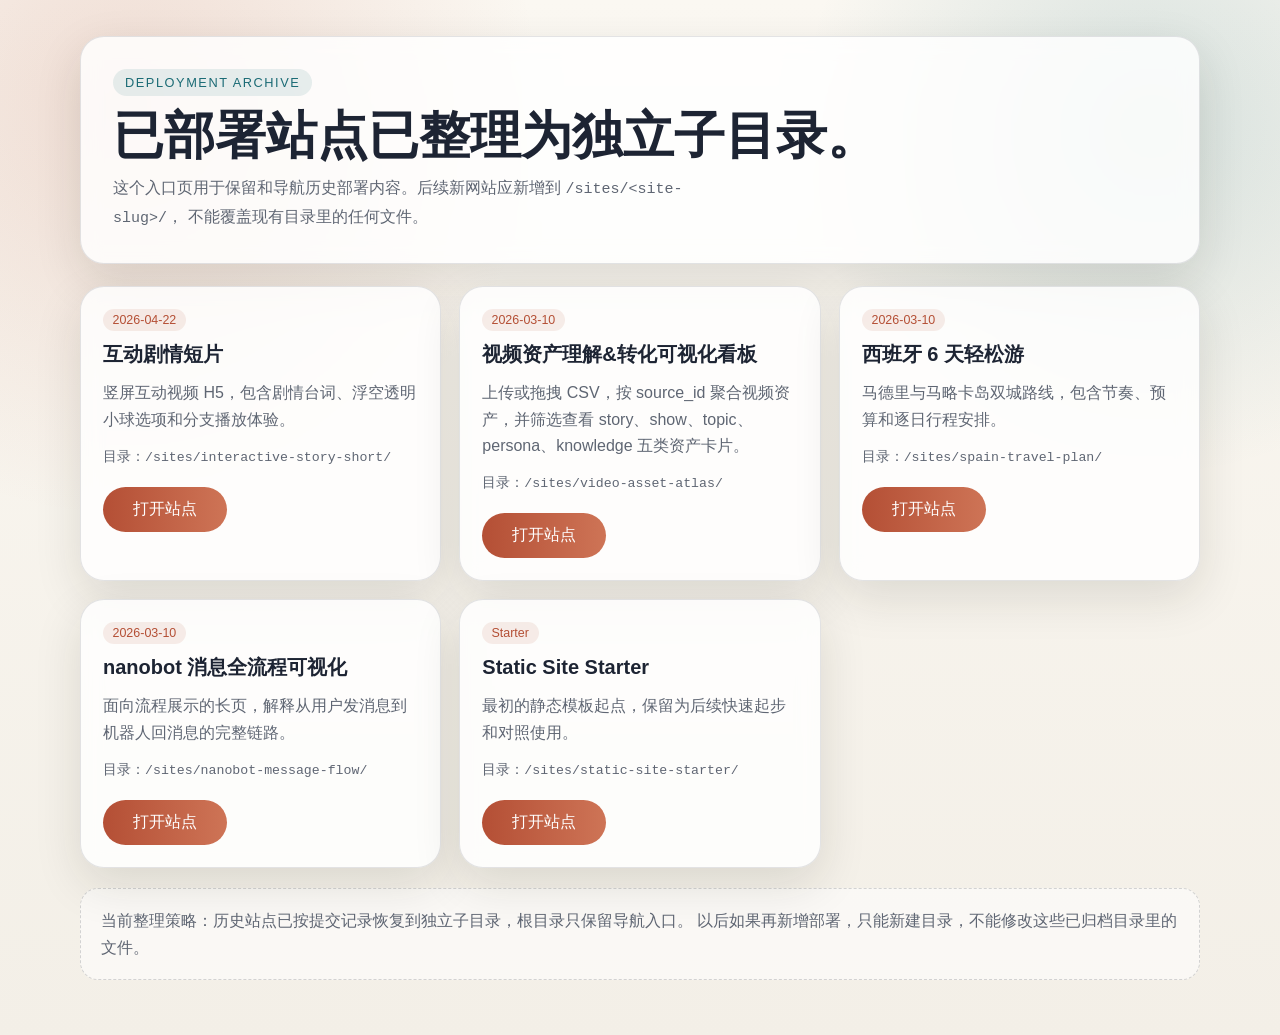
<file: index.html>
<!doctype html>
<html lang="zh-CN">
<head>
  <meta charset="UTF-8" />
  <meta name="viewport" content="width=device-width, initial-scale=1.0" />
  <title>website_preview 已部署站点</title>
  <style>
    :root {
      --bg: #f3efe7;
      --panel: rgba(255, 255, 255, 0.82);
      --ink: #1d2433;
      --muted: #5f6673;
      --line: rgba(29, 36, 51, 0.12);
      --accent: #b44f35;
      --accent-2: #1b6b75;
      --shadow: 0 16px 48px rgba(35, 29, 20, 0.12);
    }

    * { box-sizing: border-box; }

    body {
      margin: 0;
      min-height: 100vh;
      color: var(--ink);
      font-family: "Source Han Sans SC", "Noto Sans SC", "PingFang SC", sans-serif;
      background:
        radial-gradient(circle at 10% 10%, rgba(180, 79, 53, 0.16), transparent 28%),
        radial-gradient(circle at 90% 12%, rgba(27, 107, 117, 0.16), transparent 24%),
        linear-gradient(180deg, #fbf8f2 0%, var(--bg) 100%);
    }

    .wrap {
      width: min(1120px, calc(100% - 32px));
      margin: 0 auto;
      padding: 36px 0 56px;
    }

    .hero,
    .card {
      background: var(--panel);
      border: 1px solid var(--line);
      border-radius: 24px;
      box-shadow: var(--shadow);
      backdrop-filter: blur(10px);
    }

    .hero {
      padding: 32px;
    }

    .eyebrow {
      display: inline-flex;
      padding: 6px 12px;
      border-radius: 999px;
      font-size: 0.8rem;
      letter-spacing: 0.12em;
      text-transform: uppercase;
      color: var(--accent-2);
      background: rgba(27, 107, 117, 0.1);
    }

    h1 {
      margin: 14px 0 12px;
      font-size: clamp(2rem, 4vw, 3.6rem);
      line-height: 1.02;
    }

    .hero p {
      margin: 0;
      max-width: 64ch;
      color: var(--muted);
      line-height: 1.7;
      font-size: 1.02rem;
    }

    .grid {
      display: grid;
      grid-template-columns: repeat(3, minmax(0, 1fr));
      gap: 18px;
      margin-top: 22px;
    }

    .card {
      padding: 22px;
    }

    .kicker {
      display: inline-block;
      margin-bottom: 10px;
      padding: 4px 10px;
      border-radius: 999px;
      font-size: 0.78rem;
      color: var(--accent);
      background: rgba(180, 79, 53, 0.1);
    }

    .card h2 {
      margin: 0;
      font-size: 1.25rem;
      line-height: 1.35;
    }

    .card p {
      margin: 12px 0 0;
      color: var(--muted);
      line-height: 1.65;
    }

    .meta {
      margin-top: 16px;
      font-size: 0.9rem;
      color: var(--muted);
    }

    .actions {
      display: flex;
      gap: 12px;
      margin-top: 18px;
      flex-wrap: wrap;
    }

    a.button {
      display: inline-flex;
      align-items: center;
      justify-content: center;
      min-width: 124px;
      padding: 12px 16px;
      border-radius: 999px;
      text-decoration: none;
      transition: transform 180ms ease;
    }

    a.button:hover {
      transform: translateY(-1px);
    }

    .primary {
      color: #fff;
      background: linear-gradient(90deg, var(--accent), #ce7456);
    }

    .note {
      margin-top: 20px;
      padding: 18px 20px;
      border-radius: 18px;
      border: 1px dashed rgba(29, 36, 51, 0.18);
      color: var(--muted);
      background: rgba(255, 255, 255, 0.55);
      line-height: 1.7;
    }

    code {
      font-family: "SF Mono", "IBM Plex Mono", monospace;
      font-size: 0.92em;
    }

    @media (max-width: 900px) {
      .grid {
        grid-template-columns: 1fr;
      }
    }
  </style>
</head>
<body>
  <main class="wrap">
    <section class="hero">
      <span class="eyebrow">Deployment Archive</span>
      <h1>已部署站点已整理为独立子目录。</h1>
      <p>
        这个入口页用于保留和导航历史部署内容。后续新网站应新增到 <code>/sites/&lt;site-slug&gt;/</code>，
        不能覆盖现有目录里的任何文件。
      </p>
    </section>

    <section class="grid">
      <article class="card">
        <span class="kicker">2026-04-22</span>
        <h2>互动剧情短片</h2>
        <p>竖屏互动视频 H5，包含剧情台词、浮空透明小球选项和分支播放体验。</p>
        <p class="meta">目录：<code>/sites/interactive-story-short/</code></p>
        <div class="actions">
          <a class="button primary" href="./sites/interactive-story-short/">打开站点</a>
        </div>
      </article>

      <article class="card">
        <span class="kicker">2026-03-10</span>
        <h2>视频资产理解&转化可视化看板</h2>
        <p>上传或拖拽 CSV，按 source_id 聚合视频资产，并筛选查看 story、show、topic、persona、knowledge 五类资产卡片。</p>
        <p class="meta">目录：<code>/sites/video-asset-atlas/</code></p>
        <div class="actions">
          <a class="button primary" href="./sites/video-asset-atlas/">打开站点</a>
        </div>
      </article>

      <article class="card">
        <span class="kicker">2026-03-10</span>
        <h2>西班牙 6 天轻松游</h2>
        <p>马德里与马略卡岛双城路线，包含节奏、预算和逐日行程安排。</p>
        <p class="meta">目录：<code>/sites/spain-travel-plan/</code></p>
        <div class="actions">
          <a class="button primary" href="./sites/spain-travel-plan/">打开站点</a>
        </div>
      </article>

      <article class="card">
        <span class="kicker">2026-03-10</span>
        <h2>nanobot 消息全流程可视化</h2>
        <p>面向流程展示的长页，解释从用户发消息到机器人回消息的完整链路。</p>
        <p class="meta">目录：<code>/sites/nanobot-message-flow/</code></p>
        <div class="actions">
          <a class="button primary" href="./sites/nanobot-message-flow/">打开站点</a>
        </div>
      </article>

      <article class="card">
        <span class="kicker">Starter</span>
        <h2>Static Site Starter</h2>
        <p>最初的静态模板起点，保留为后续快速起步和对照使用。</p>
        <p class="meta">目录：<code>/sites/static-site-starter/</code></p>
        <div class="actions">
          <a class="button primary" href="./sites/static-site-starter/">打开站点</a>
        </div>
      </article>
    </section>

    <section class="note">
      当前整理策略：历史站点已按提交记录恢复到独立子目录，根目录只保留导航入口。
      以后如果再新增部署，只能新建目录，不能修改这些已归档目录里的文件。
    </section>
  </main>
</body>
</html>
</file>
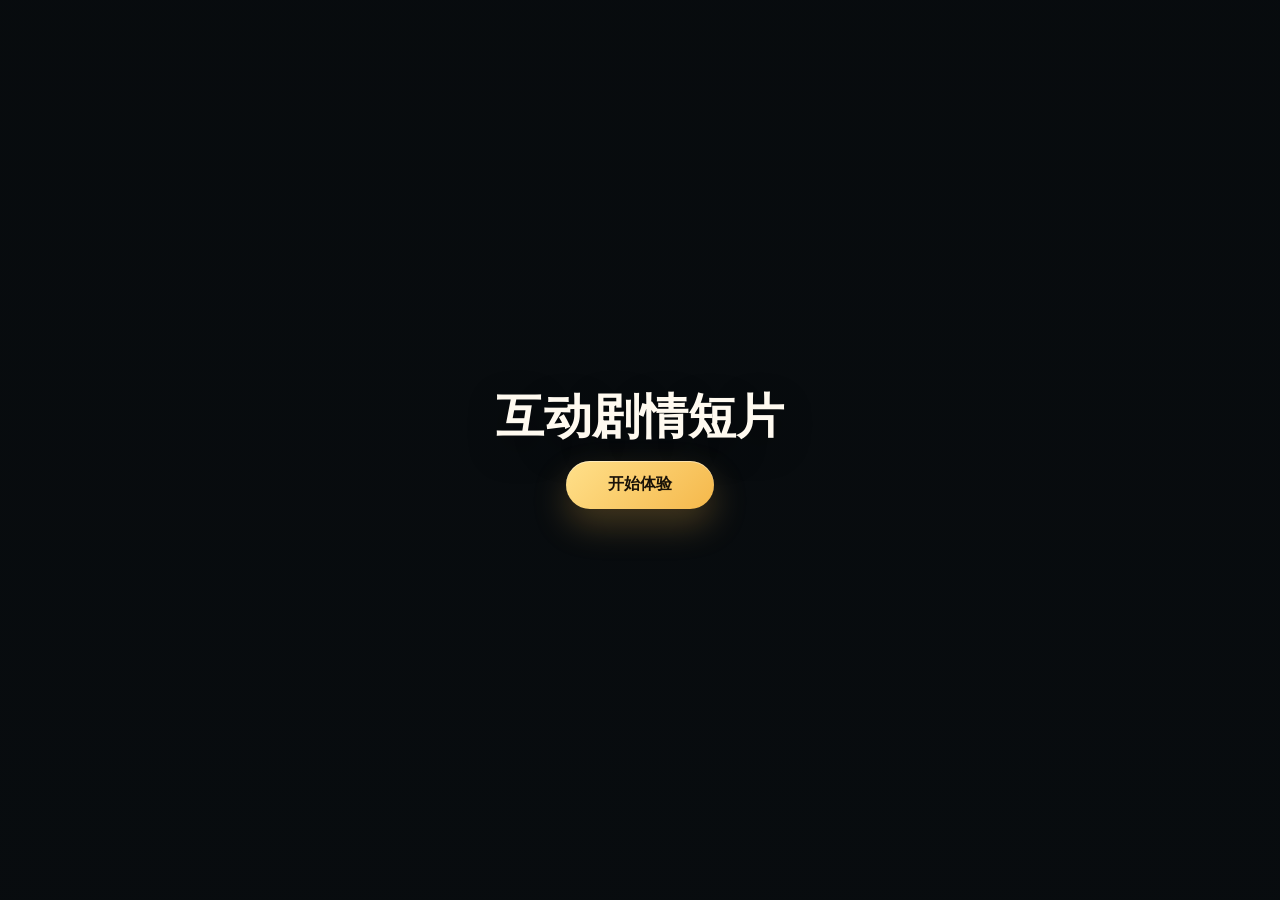
<file: sites/interactive-story-short/index.html>
<!DOCTYPE html>
<html lang="zh-CN">
<head>
    <meta charset="UTF-8">
    <meta name="viewport" content="width=device-width, initial-scale=1.0, maximum-scale=1.0, user-scalable=no">
    <title>互动剧情短片</title>
    <style>
        * {
            margin: 0;
            padding: 0;
            box-sizing: border-box;
        }

        :root {
            --stage-width: min(100vw, 56.25vh);
            --safe-bottom: max(16px, env(safe-area-inset-bottom));
            --accent: #f5b84b;
            --panel-strong: rgba(10, 14, 18, 0.76);
            --text: #fffaf0;
        }

        html,
        body {
            width: 100%;
            height: 100%;
            background: #050607;
        }

        body {
            color: var(--text);
            font-family: -apple-system, BlinkMacSystemFont, "Segoe UI", Roboto, "PingFang SC", "Hiragino Sans GB", "Microsoft YaHei", sans-serif;
            overflow: hidden;
            min-height: 100vh;
            min-height: 100dvh;
            letter-spacing: 0;
        }

        body::before {
            content: "";
            position: fixed;
            inset: 0;
            pointer-events: none;
            background:
                linear-gradient(90deg, rgba(0, 0, 0, 0.72), transparent 24%, transparent 76%, rgba(0, 0, 0, 0.72)),
                radial-gradient(circle at 50% 15%, rgba(255, 248, 220, 0.08), transparent 34%);
            z-index: 1;
        }

        .full-screen {
            position: fixed;
            inset: 0;
            display: flex;
            flex-direction: column;
            justify-content: center;
            align-items: center;
            gap: 18px;
            z-index: 100;
            padding: 28px;
            background:
                linear-gradient(180deg, rgba(8, 12, 15, 0.86), rgba(8, 12, 15, 0.96)),
                #050607;
            text-align: center;
        }

        .full-screen h1 {
            font-size: clamp(30px, 8vw, 48px);
            line-height: 1.08;
            font-weight: 800;
            text-shadow: 0 12px 34px rgba(0, 0, 0, 0.45);
        }

        .full-screen p {
            max-width: 22em;
            color: rgba(255, 250, 240, 0.82);
            font-size: 16px;
            line-height: 1.6;
        }

        .btn,
        .choice-btn {
            appearance: none;
            border: 0;
            color: #1a1308;
            font: inherit;
            font-weight: 750;
            cursor: pointer;
            -webkit-tap-highlight-color: transparent;
            transition: transform 160ms ease, filter 160ms ease, box-shadow 160ms ease;
        }

        .btn {
            min-width: 148px;
            min-height: 48px;
            padding: 13px 24px;
            border-radius: 999px;
            background: linear-gradient(135deg, #ffe08a, var(--accent));
            box-shadow: 0 16px 34px rgba(245, 184, 75, 0.25), inset 0 1px 0 rgba(255, 255, 255, 0.45);
        }

        .btn:hover,
        .choice-btn:hover {
            filter: brightness(1.04);
        }

        .btn:active,
        .choice-btn:active {
            transform: translateY(1px) scale(0.99);
        }

        .btn:focus-visible,
        .choice-btn:focus-visible {
            outline: 3px solid rgba(255, 224, 138, 0.62);
            outline-offset: 3px;
        }

        #videoContainer {
            position: fixed;
            inset: 0;
            display: flex;
            justify-content: center;
            align-items: center;
            z-index: 0;
            background: #000;
        }

        #video {
            display: block;
            max-width: 100vw;
            max-height: 100vh;
            max-height: 100dvh;
            object-fit: contain;
            background: #000;
        }

        #subtitle,
        #choiceArea {
            width: min(var(--stage-width), calc(100vw - 28px));
            left: 50%;
            transform: translateX(-50%);
            z-index: 50;
        }

        #subtitle {
            position: fixed;
            bottom: calc(var(--safe-bottom) + 104px);
            padding: 8px 18px 9px;
            background: linear-gradient(90deg, transparent, rgba(0, 0, 0, 0.48) 14%, rgba(0, 0, 0, 0.54) 86%, transparent);
            border: 0;
            border-radius: 0;
            box-shadow: none;
            font-family: "PingFang SC", "Hiragino Sans GB", "Microsoft YaHei", "Noto Sans CJK SC", sans-serif;
            font-size: clamp(17px, 4vw, 22px);
            font-weight: 800;
            line-height: 1.38;
            letter-spacing: 0;
            text-align: center;
            text-shadow:
                0 2px 2px rgba(0, 0, 0, 0.86),
                0 0 10px rgba(0, 0, 0, 0.72),
                0 1px 0 rgba(255, 255, 255, 0.2);
            -webkit-text-stroke: 0.35px rgba(0, 0, 0, 0.58);
        }

        #choiceArea {
            position: fixed;
            bottom: calc(var(--safe-bottom) + 6px);
            padding: 0;
            background: transparent;
            border: 0;
            box-shadow: none;
        }

        #question {
            width: fit-content;
            max-width: 100%;
            margin: 0 auto 14px;
            padding: 9px 14px;
            border: 1px solid rgba(255, 255, 255, 0.14);
            border-radius: 999px;
            background: rgba(8, 12, 16, 0.46);
            box-shadow: 0 12px 28px rgba(0, 0, 0, 0.24);
            backdrop-filter: blur(16px);
            -webkit-backdrop-filter: blur(16px);
            color: rgba(255, 250, 240, 0.94);
            font-size: clamp(16px, 4vw, 19px);
            font-weight: 750;
            line-height: 1.45;
            text-align: center;
            text-shadow: 0 1px 2px rgba(0, 0, 0, 0.45);
        }

        #choices {
            display: grid;
            grid-template-columns: repeat(3, minmax(0, 1fr));
            place-items: center;
            gap: clamp(8px, 2.6vw, 16px);
        }

        .choice-btn {
            position: relative;
            overflow: hidden;
            width: min(100%, 132px);
            aspect-ratio: 1;
            min-width: 0;
            min-height: 0;
            padding: 14px;
            border: 1px solid rgba(255, 255, 255, 0.34);
            border-radius: 50%;
            background:
                radial-gradient(circle at 30% 24%, rgba(255, 255, 255, 0.76), rgba(255, 255, 255, 0.18) 22%, rgba(255, 255, 255, 0.06) 56%),
                linear-gradient(145deg, rgba(255, 224, 138, 0.24), rgba(103, 215, 201, 0.22));
            box-shadow:
                0 16px 34px rgba(0, 0, 0, 0.34),
                inset 0 1px 2px rgba(255, 255, 255, 0.72),
                inset 0 -12px 24px rgba(255, 255, 255, 0.08);
            backdrop-filter: blur(18px) saturate(1.2);
            -webkit-backdrop-filter: blur(18px) saturate(1.2);
            color: #fffaf0;
            font-size: clamp(14px, 3.6vw, 17px);
            line-height: 1.18;
            text-align: center;
            text-shadow: 0 2px 8px rgba(0, 0, 0, 0.62);
            white-space: normal;
            animation: floatChoice 3.8s ease-in-out infinite;
        }

        .choice-btn:nth-child(2) {
            animation-delay: -1.2s;
        }

        .choice-btn:nth-child(3) {
            animation-delay: -2.4s;
        }

        .choice-btn::before {
            content: "";
            position: absolute;
            inset: 13%;
            border-radius: inherit;
            border-top: 1px solid rgba(255, 255, 255, 0.48);
            opacity: 0.66;
            pointer-events: none;
        }

        @keyframes floatChoice {
            0%,
            100% {
                transform: translateY(0);
            }

            50% {
                transform: translateY(-7px);
            }
        }

        #restartBtn {
            position: fixed;
            bottom: calc(var(--safe-bottom) + 18px);
            left: 50%;
            transform: translateX(-50%);
            z-index: 50;
        }

        #restartBtn:active {
            transform: translateX(-50%) translateY(1px) scale(0.99);
        }

        .hidden {
            display: none !important;
        }

        @media (min-width: 760px) {
            #choiceArea {
                bottom: calc(var(--safe-bottom) + 10px);
            }

            #choices {
                gap: 16px;
            }
        }

        @media (max-height: 620px) {
            #subtitle {
                bottom: calc(var(--safe-bottom) + 86px);
            }

            #choiceArea {
                bottom: calc(var(--safe-bottom) + 4px);
            }

            .choice-btn {
                width: min(100%, 104px);
                padding: 10px;
                font-size: 14px;
            }
        }
    </style>
</head>
<body>
    <!-- 开场遮罩 -->
    <div id="startScreen" class="full-screen">
        <h1>互动剧情短片</h1>
        <button class="btn" id="startBtn">开始体验</button>
    </div>

    <!-- 加载遮罩 -->
    <div id="loading" class="full-screen hidden">
        <p>加载中，请稍候...</p>
    </div>

    <!-- 错误提示 -->
    <div id="error" class="full-screen hidden">
        <p>视频加载失败，请检查网络后重试</p>
        <button class="btn" id="retryBtn">重试</button>
    </div>

    <!-- 视频容器 -->
    <div id="videoContainer">
        <video id="video" playsinline webkit-playsinline x5-video-player-type="h5" preload="auto"></video>
    </div>

    <!-- 字幕 -->
    <div id="subtitle" class="hidden"></div>

    <!-- 选项区域 -->
    <div id="choiceArea" class="hidden">
        <div id="question"></div>
        <div id="choices"></div>
    </div>

    <!-- 重新开始按钮 -->
    <button id="restartBtn" class="btn hidden">重新开始</button>

    <script>
        // 剧情数据
        const storyData = {
            "title": "互动剧情短片",
            "root_node_id": "root",
            "nodes": [
                {
                    "node_id": "root",
                    "video_url": "https://lf9-bigspeech-sign.bytetos.com/bigspeech-platform/7631497078963273770/avatarfilm/h5_assets/ycxhs/root_cgt-20260422164111-v7v5b.mp4?lk3s=ec46513b&x-expires=1863251882&x-signature=8NiBzJNsNM79WePxNNz0%2FsiEdQo%3D",
                    "dialogue": "阿弥陀佛，选哪张床好呢？",
                    "question": "你要选哪张床带去荒岛？",
                    "choices": [
                        {"text": "浮空云朵床", "next_node_id": "root-1"},
                        {"text": "藏经蒲团床", "next_node_id": "root-2"},
                        {"text": "自动捕鱼吊床", "next_node_id": "root-3"}
                    ]
                },
                {
                    "node_id": "root-1",
                    "video_url": "https://lf3-bigspeech-sign.bytetos.com/bigspeech-platform/7631496872930803766/avatarfilm/h5_assets/ycxhs/root-1_cgt-20260422165237-5nh2g.mp4?lk3s=ec46513b&x-expires=1863251882&x-signature=QNyLJmFfOz7nOe51jrZW2hlmmcw%3D",
                    "dialogue": "原来真的能睡在云里呀！",
                    "question": "",
                    "choices": []
                },
                {
                    "node_id": "root-2",
                    "video_url": "https://lf6-bigspeech-sign.bytetos.com/bigspeech-platform/7631501187724115987/avatarfilm/h5_assets/ycxhs/root-2_cgt-20260422165834-bglpd.mp4?lk3s=ec46513b&x-expires=1863251882&x-signature=JBgTeH3t1u%2Bjcfwy45l35EppKeo%3D",
                    "dialogue": "师父说过，心静自然凉呀。",
                    "question": "",
                    "choices": []
                },
                {
                    "node_id": "root-3",
                    "video_url": "https://lf3-bigspeech-sign.bytetos.com/bigspeech-platform/7631501503898845220/avatarfilm/h5_assets/ycxhs/root-3_cgt-20260422170427-5qvv2.mp4?lk3s=ec46513b&x-expires=1863251883&x-signature=cJ9hHN0gNcBYPrAQe0J%2BhnhL4uk%3D",
                    "dialogue": "善哉善哉，今天有口福咯！",
                    "question": "",
                    "choices": []
                }
            ]
        };

        // 节点索引Map
        const nodeMap = {};
        storyData.nodes.forEach(node => nodeMap[node.node_id] = node);
        const rootNodeId = storyData.root_node_id;
        let currentNode = null;

        // DOM元素
        const startScreen = document.getElementById('startScreen');
        const loading = document.getElementById('loading');
        const error = document.getElementById('error');
        const video = document.getElementById('video');
        const subtitle = document.getElementById('subtitle');
        const choiceArea = document.getElementById('choiceArea');
        const questionEl = document.getElementById('question');
        const choicesEl = document.getElementById('choices');
        const restartBtn = document.getElementById('restartBtn');

        function syncStageWidth() {
            const viewportWidth = window.innerWidth || document.documentElement.clientWidth;
            const viewportHeight = window.innerHeight || document.documentElement.clientHeight;
            let renderedWidth = viewportWidth;

            if (video.videoWidth && video.videoHeight) {
                const videoRatio = video.videoWidth / video.videoHeight;
                const viewportRatio = viewportWidth / viewportHeight;
                renderedWidth = viewportRatio > videoRatio ? viewportHeight * videoRatio : viewportWidth;
            }

            const stageWidth = Math.max(280, Math.min(viewportWidth, renderedWidth));
            document.documentElement.style.setProperty('--stage-width', `${stageWidth}px`);
        }

        // 事件绑定
        document.getElementById('startBtn').addEventListener('click', () => {
            startScreen.classList.add('hidden');
            loadNode(rootNodeId);
        });

        document.getElementById('retryBtn').addEventListener('click', () => {
            error.classList.add('hidden');
            loadNode(currentNode ? currentNode.node_id : rootNodeId);
        });

        restartBtn.addEventListener('click', () => {
            restartBtn.classList.add('hidden');
            loadNode(rootNodeId);
        });

        video.addEventListener('loadedmetadata', syncStageWidth);
        window.addEventListener('resize', syncStageWidth);
        window.addEventListener('orientationchange', syncStageWidth);
        syncStageWidth();

        video.addEventListener('canplay', () => {
            syncStageWidth();
            loading.classList.add('hidden');
            subtitle.textContent = currentNode.dialogue;
            subtitle.classList.remove('hidden');
            video.play().catch(err => {
                console.error('播放失败', err);
                error.classList.remove('hidden');
            });
        });

        video.addEventListener('ended', () => {
            subtitle.classList.add('hidden');
            if (currentNode.choices && currentNode.choices.length > 0) {
                showChoices();
            } else {
                restartBtn.classList.remove('hidden');
            }
        });

        video.addEventListener('error', () => {
            loading.classList.add('hidden');
            error.classList.remove('hidden');
        });

        // 加载节点
        function loadNode(nodeId) {
            currentNode = nodeMap[nodeId];
            if (!currentNode) {
                error.classList.remove('hidden');
                return;
            }

            // 隐藏所有元素
            choiceArea.classList.add('hidden');
            restartBtn.classList.add('hidden');
            subtitle.classList.add('hidden');
            loading.classList.remove('hidden');

            // 加载视频
            video.pause();
            video.src = currentNode.video_url;
            video.load();
        }

        // 显示选项
        function showChoices() {
            questionEl.textContent = currentNode.question;
            choicesEl.innerHTML = '';
            currentNode.choices.forEach(choice => {
                const btn = document.createElement('button');
                btn.className = 'choice-btn';
                btn.textContent = choice.text;
                btn.addEventListener('click', () => {
                    choiceArea.classList.add('hidden');
                    loadNode(choice.next_node_id);
                });
                choicesEl.appendChild(btn);
            });
            choiceArea.classList.remove('hidden');
        }
    </script>
</body>
</html>
</file>
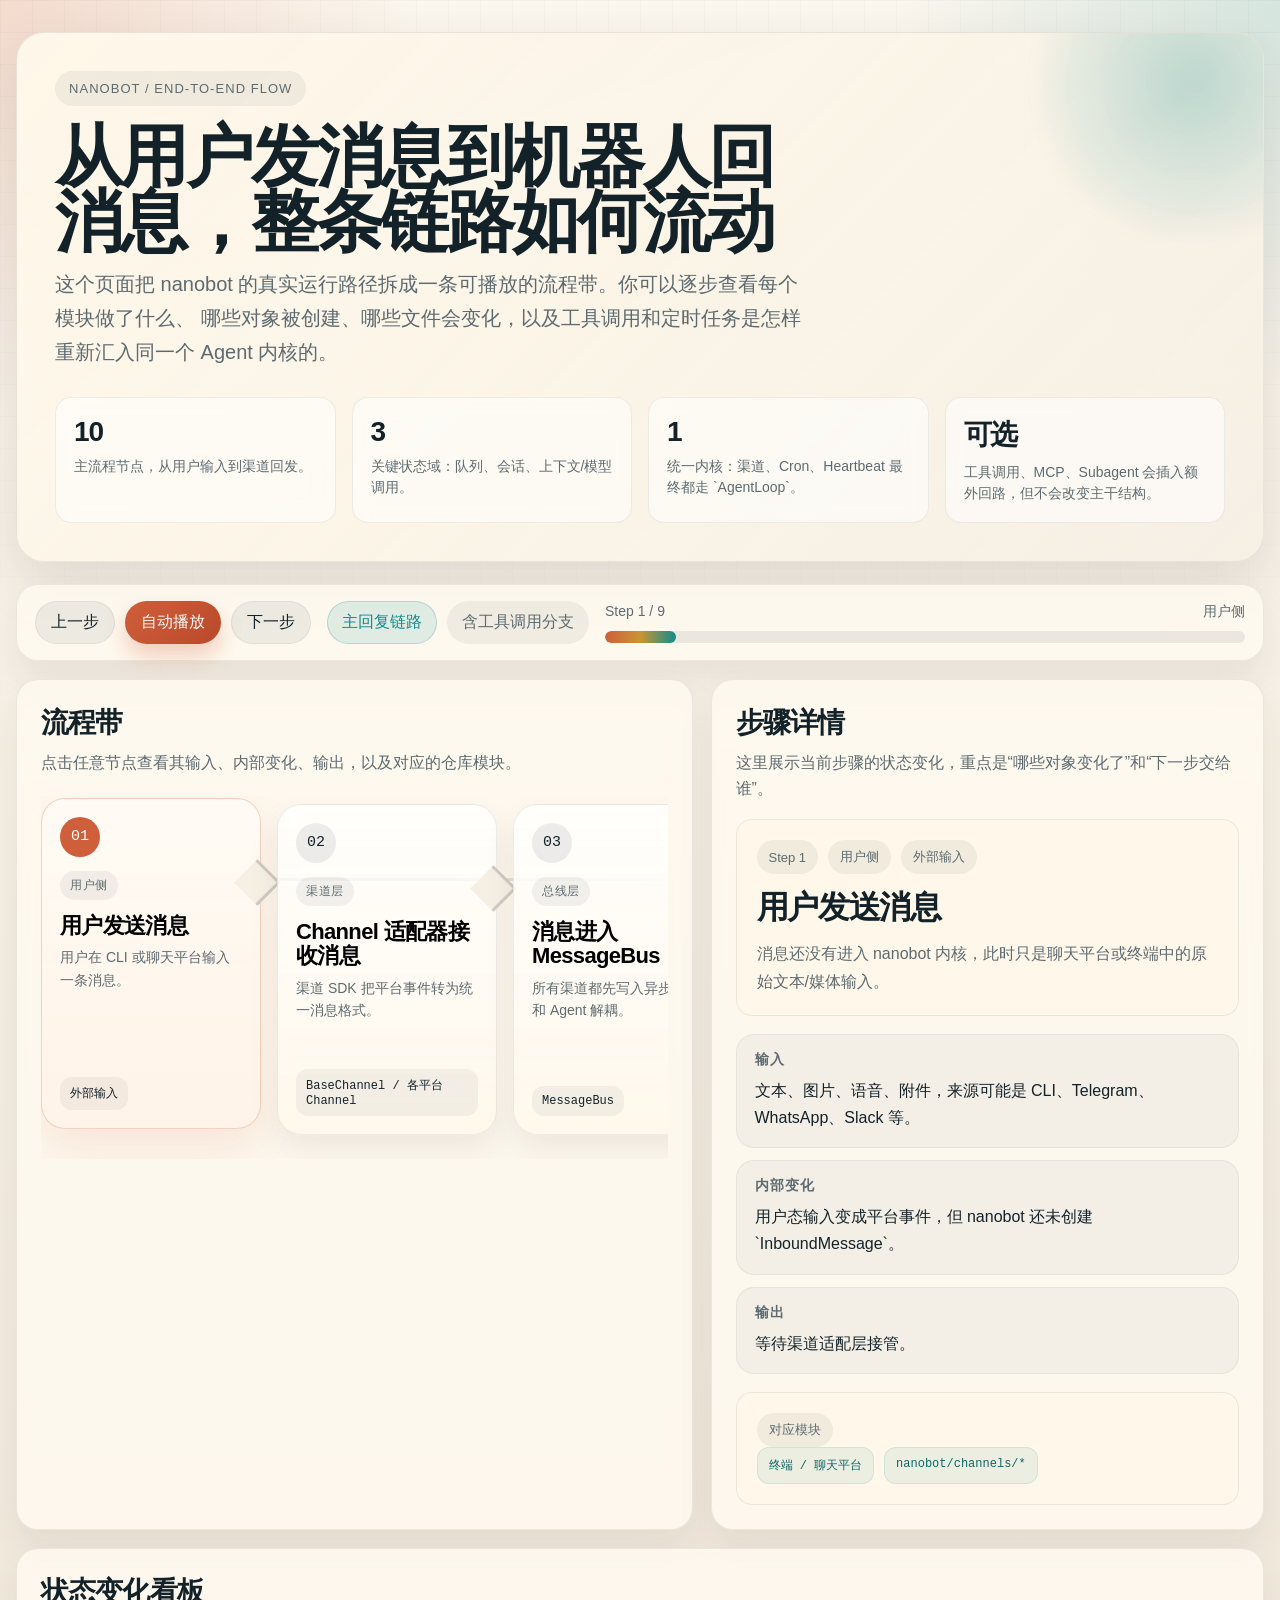
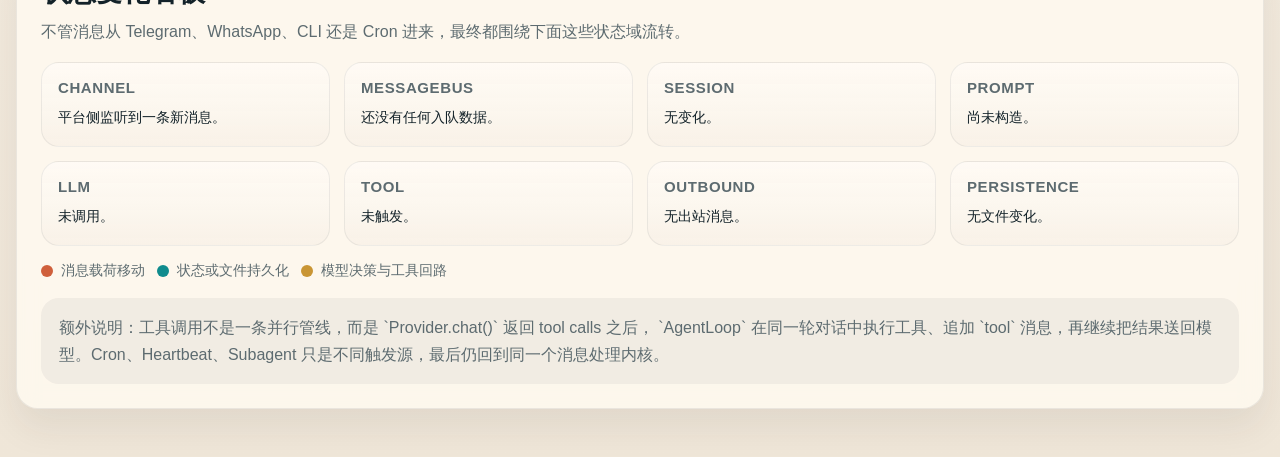
<file: sites/nanobot-message-flow/index.html>
<!DOCTYPE html>
<html lang="zh-CN">
<head>
  <meta charset="UTF-8">
  <meta name="viewport" content="width=device-width, initial-scale=1.0">
  <title>nanobot 消息全流程可视化</title>
  <style>
    :root {
      --bg: #f6efe4;
      --bg-deep: #e9dbc5;
      --panel: rgba(255, 250, 241, 0.82);
      --panel-strong: rgba(255, 248, 234, 0.94);
      --ink: #132229;
      --muted: #5d6b70;
      --line: rgba(19, 34, 41, 0.12);
      --accent: #cf5f3b;
      --accent-soft: rgba(207, 95, 59, 0.14);
      --secondary: #0f8b8d;
      --secondary-soft: rgba(15, 139, 141, 0.12);
      --gold: #c99534;
      --shadow: 0 22px 55px rgba(45, 41, 35, 0.12);
      --radius-xl: 28px;
      --radius-lg: 22px;
      --radius-md: 16px;
      --max-width: 1360px;
      --font-main: "Avenir Next", "Segoe UI Variable", "IBM Plex Sans", "PingFang SC", "Hiragino Sans GB", sans-serif;
      --font-mono: "SF Mono", "IBM Plex Mono", "Menlo", monospace;
    }

    * {
      box-sizing: border-box;
    }

    html {
      scroll-behavior: smooth;
    }

    body {
      margin: 0;
      font-family: var(--font-main);
      color: var(--ink);
      background:
        radial-gradient(circle at top left, rgba(207, 95, 59, 0.18), transparent 26rem),
        radial-gradient(circle at top right, rgba(15, 139, 141, 0.16), transparent 24rem),
        linear-gradient(180deg, #fbf6ee 0%, var(--bg) 40%, #efe6d8 100%);
      min-height: 100vh;
    }

    body::before {
      content: "";
      position: fixed;
      inset: 0;
      pointer-events: none;
      background-image:
        linear-gradient(rgba(19, 34, 41, 0.03) 1px, transparent 1px),
        linear-gradient(90deg, rgba(19, 34, 41, 0.03) 1px, transparent 1px);
      background-size: 32px 32px;
      mask-image: linear-gradient(180deg, rgba(0, 0, 0, 0.75), transparent 86%);
    }

    .shell {
      position: relative;
      width: min(var(--max-width), calc(100vw - 32px));
      margin: 0 auto;
      padding: 32px 0 48px;
    }

    .hero {
      position: relative;
      overflow: hidden;
      padding: 38px;
      border-radius: var(--radius-xl);
      background:
        linear-gradient(135deg, rgba(255, 248, 234, 0.98), rgba(246, 239, 228, 0.92)),
        linear-gradient(160deg, var(--accent-soft), transparent 42%);
      border: 1px solid rgba(19, 34, 41, 0.08);
      box-shadow: var(--shadow);
    }

    .hero::after {
      content: "";
      position: absolute;
      width: 320px;
      height: 320px;
      right: -90px;
      top: -110px;
      border-radius: 50%;
      background:
        radial-gradient(circle at center, rgba(15, 139, 141, 0.26), rgba(15, 139, 141, 0.04) 65%, transparent 70%);
      filter: blur(8px);
    }

    .eyebrow {
      display: inline-flex;
      align-items: center;
      gap: 10px;
      padding: 10px 14px;
      border-radius: 999px;
      background: rgba(19, 34, 41, 0.06);
      color: var(--muted);
      font-size: 13px;
      letter-spacing: 0.08em;
      text-transform: uppercase;
    }

    h1 {
      margin: 18px 0 14px;
      max-width: 780px;
      font-size: clamp(32px, 6vw, 68px);
      line-height: 0.95;
      letter-spacing: -0.04em;
    }

    .hero p {
      max-width: 760px;
      margin: 0;
      font-size: clamp(16px, 2vw, 20px);
      line-height: 1.7;
      color: var(--muted);
    }

    .hero-grid {
      display: grid;
      gap: 16px;
      margin-top: 28px;
      grid-template-columns: repeat(4, minmax(0, 1fr));
    }

    .metric {
      padding: 18px;
      border-radius: var(--radius-md);
      background: rgba(255, 255, 255, 0.56);
      border: 1px solid rgba(19, 34, 41, 0.07);
      backdrop-filter: blur(10px);
    }

    .metric strong {
      display: block;
      font-size: 28px;
      letter-spacing: -0.04em;
    }

    .metric span {
      display: block;
      margin-top: 8px;
      color: var(--muted);
      font-size: 14px;
      line-height: 1.5;
    }

    .controls {
      display: flex;
      flex-wrap: wrap;
      justify-content: space-between;
      gap: 16px;
      align-items: center;
      margin: 22px 0 18px;
      padding: 16px 18px;
      border-radius: var(--radius-lg);
      background: var(--panel);
      border: 1px solid rgba(19, 34, 41, 0.08);
      box-shadow: 0 12px 28px rgba(45, 41, 35, 0.08);
      backdrop-filter: blur(10px);
    }

    .controls-group {
      display: flex;
      flex-wrap: wrap;
      align-items: center;
      gap: 10px;
    }

    button {
      border: 0;
      cursor: pointer;
      transition: transform 180ms ease, box-shadow 180ms ease, background 180ms ease;
      font: inherit;
    }

    .action {
      padding: 11px 16px;
      border-radius: 999px;
      background: rgba(19, 34, 41, 0.07);
      color: var(--ink);
      box-shadow: inset 0 0 0 1px rgba(19, 34, 41, 0.06);
    }

    .action.primary {
      background: linear-gradient(135deg, var(--accent), #b9492a);
      color: #fff;
      box-shadow: 0 12px 22px rgba(207, 95, 59, 0.28);
    }

    .action:hover {
      transform: translateY(-1px);
    }

    .chipset {
      display: flex;
      flex-wrap: wrap;
      gap: 10px;
    }

    .chip {
      padding: 10px 14px;
      border-radius: 999px;
      background: rgba(19, 34, 41, 0.06);
      color: var(--muted);
      cursor: pointer;
      user-select: none;
      border: 1px solid transparent;
      transition: all 180ms ease;
    }

    .chip.active {
      background: var(--secondary-soft);
      color: var(--secondary);
      border-color: rgba(15, 139, 141, 0.22);
    }

    .progress-wrap {
      min-width: 260px;
      flex: 1;
    }

    .progress-meta {
      display: flex;
      justify-content: space-between;
      margin-bottom: 10px;
      font-size: 14px;
      color: var(--muted);
    }

    .progress-bar {
      position: relative;
      height: 12px;
      border-radius: 999px;
      background: rgba(19, 34, 41, 0.08);
      overflow: hidden;
    }

    .progress-fill {
      position: absolute;
      inset: 0 auto 0 0;
      width: 12%;
      background: linear-gradient(90deg, var(--accent), var(--gold), var(--secondary));
      border-radius: inherit;
      transition: width 300ms ease;
    }

    .main-grid {
      display: grid;
      grid-template-columns: minmax(0, 1.1fr) minmax(360px, 0.9fr);
      gap: 18px;
    }

    .panel {
      background: var(--panel);
      border: 1px solid rgba(19, 34, 41, 0.08);
      border-radius: var(--radius-lg);
      box-shadow: 0 18px 36px rgba(45, 41, 35, 0.08);
      backdrop-filter: blur(10px);
    }

    .timeline-panel {
      padding: 24px;
      overflow: hidden;
    }

    .timeline-head {
      display: flex;
      justify-content: space-between;
      gap: 16px;
      align-items: end;
      margin-bottom: 20px;
    }

    .timeline-head h2,
    .detail-head h2,
    .board-head h2 {
      margin: 0;
      font-size: 28px;
      letter-spacing: -0.03em;
    }

    .timeline-head p,
    .detail-head p,
    .board-head p {
      margin: 8px 0 0;
      color: var(--muted);
      line-height: 1.6;
    }

    .lane {
      position: relative;
      display: grid;
      grid-template-columns: repeat(var(--step-count, 10), minmax(220px, 1fr));
      gap: 16px;
      overflow-x: auto;
      padding: 8px 6px 24px;
      scroll-snap-type: x proximity;
    }

    .lane::before {
      content: "";
      position: absolute;
      left: 0;
      right: 0;
      top: 82px;
      height: 3px;
      background:
        linear-gradient(90deg, rgba(19, 34, 41, 0.06), rgba(19, 34, 41, 0.18), rgba(19, 34, 41, 0.06));
    }

    .step {
      position: relative;
      z-index: 1;
      display: flex;
      flex-direction: column;
      text-align: left;
      min-height: 220px;
      padding: 18px;
      border-radius: 24px;
      border: 1px solid rgba(19, 34, 41, 0.08);
      background: linear-gradient(180deg, rgba(255, 255, 255, 0.78), rgba(255, 248, 236, 0.92));
      box-shadow: 0 14px 30px rgba(45, 41, 35, 0.08);
      scroll-snap-align: start;
      transition: transform 200ms ease, border-color 200ms ease, box-shadow 200ms ease, background 200ms ease;
    }

    .step::before {
      content: "";
      position: absolute;
      top: 67px;
      right: -14px;
      width: 30px;
      height: 30px;
      border-top: 3px solid rgba(19, 34, 41, 0.18);
      border-right: 3px solid rgba(19, 34, 41, 0.18);
      transform: rotate(45deg);
      background: var(--bg);
      z-index: -1;
    }

    .step:last-child::before {
      display: none;
    }

    .step.active {
      transform: translateY(-6px);
      border-color: rgba(207, 95, 59, 0.26);
      background:
        linear-gradient(180deg, rgba(255, 251, 244, 1), rgba(255, 243, 232, 0.98)),
        radial-gradient(circle at top right, rgba(207, 95, 59, 0.16), transparent 12rem);
      box-shadow: 0 20px 44px rgba(207, 95, 59, 0.12);
    }

    .step.optional {
      background:
        linear-gradient(180deg, rgba(244, 251, 250, 0.95), rgba(235, 246, 245, 0.98));
    }

    .step-num {
      display: inline-flex;
      width: 40px;
      height: 40px;
      align-items: center;
      justify-content: center;
      border-radius: 50%;
      font-family: var(--font-mono);
      font-size: 15px;
      background: rgba(19, 34, 41, 0.08);
      color: var(--ink);
    }

    .step.active .step-num {
      background: var(--accent);
      color: #fff;
    }

    .step-tag {
      display: inline-flex;
      margin-top: 14px;
      padding: 6px 10px;
      border-radius: 999px;
      font-size: 12px;
      letter-spacing: 0.06em;
      text-transform: uppercase;
      color: var(--muted);
      background: rgba(19, 34, 41, 0.06);
    }

    .step h3 {
      margin: 14px 0 8px;
      font-size: 22px;
      line-height: 1.12;
      letter-spacing: -0.03em;
    }

    .step p {
      margin: 0 0 14px;
      color: var(--muted);
      line-height: 1.6;
      font-size: 14px;
    }

    .step code {
      display: inline-block;
      margin-top: auto;
      font-family: var(--font-mono);
      font-size: 12px;
      padding: 8px 10px;
      border-radius: 12px;
      background: rgba(19, 34, 41, 0.05);
      color: var(--ink);
    }

    .detail-panel {
      padding: 24px;
      display: grid;
      gap: 18px;
      align-content: start;
    }

    .detail-card {
      padding: 20px;
      border-radius: var(--radius-md);
      background: var(--panel-strong);
      border: 1px solid rgba(19, 34, 41, 0.08);
    }

    .detail-meta {
      display: flex;
      flex-wrap: wrap;
      gap: 10px;
      margin-bottom: 12px;
    }

    .pill {
      display: inline-flex;
      align-items: center;
      gap: 8px;
      padding: 8px 12px;
      border-radius: 999px;
      font-size: 13px;
      background: rgba(19, 34, 41, 0.06);
      color: var(--muted);
    }

    .detail-title {
      margin: 0;
      font-size: 32px;
      letter-spacing: -0.04em;
    }

    .detail-lead {
      margin: 10px 0 0;
      color: var(--muted);
      line-height: 1.7;
      font-size: 16px;
    }

    .change-grid {
      display: grid;
      gap: 12px;
    }

    .change {
      padding: 16px 18px;
      border-radius: 18px;
      background: rgba(19, 34, 41, 0.04);
      border: 1px solid rgba(19, 34, 41, 0.06);
    }

    .change strong {
      display: block;
      font-size: 14px;
      text-transform: uppercase;
      letter-spacing: 0.08em;
      color: var(--muted);
      margin-bottom: 8px;
    }

    .change p {
      margin: 0;
      line-height: 1.7;
    }

    .file-list {
      display: flex;
      flex-wrap: wrap;
      gap: 10px;
    }

    .file {
      font-family: var(--font-mono);
      font-size: 12px;
      padding: 9px 11px;
      border-radius: 12px;
      background: rgba(15, 139, 141, 0.08);
      color: #0d6769;
      border: 1px solid rgba(15, 139, 141, 0.12);
    }

    .board {
      margin-top: 18px;
      padding: 24px;
    }

    .board-grid {
      display: grid;
      grid-template-columns: repeat(4, minmax(0, 1fr));
      gap: 14px;
      margin-top: 18px;
    }

    .state-box {
      padding: 16px;
      border-radius: 18px;
      border: 1px solid rgba(19, 34, 41, 0.07);
      background: linear-gradient(180deg, rgba(255, 251, 245, 0.9), rgba(248, 241, 231, 0.88));
    }

    .state-box h3 {
      margin: 0 0 10px;
      font-size: 15px;
      letter-spacing: 0.04em;
      text-transform: uppercase;
      color: var(--muted);
    }

    .state-box p {
      margin: 0;
      line-height: 1.7;
      font-size: 14px;
    }

    .legend {
      display: flex;
      flex-wrap: wrap;
      gap: 12px;
      margin-top: 16px;
      color: var(--muted);
      font-size: 14px;
    }

    .legend span {
      display: inline-flex;
      align-items: center;
      gap: 8px;
    }

    .legend i {
      width: 12px;
      height: 12px;
      border-radius: 50%;
      display: inline-block;
    }

    .legend .l1 {
      background: var(--accent);
    }

    .legend .l2 {
      background: var(--secondary);
    }

    .legend .l3 {
      background: var(--gold);
    }

    .footer-note {
      margin-top: 18px;
      padding: 16px 18px;
      border-radius: 18px;
      background: rgba(19, 34, 41, 0.05);
      color: var(--muted);
      line-height: 1.7;
    }

    @media (max-width: 1120px) {
      .hero-grid,
      .board-grid,
      .main-grid {
        grid-template-columns: repeat(2, minmax(0, 1fr));
      }

      .main-grid {
        grid-template-columns: 1fr;
      }
    }

    @media (max-width: 720px) {
      .shell {
        width: min(var(--max-width), calc(100vw - 20px));
        padding-top: 18px;
      }

      .hero,
      .timeline-panel,
      .detail-panel,
      .board {
        padding: 18px;
      }

      .hero-grid,
      .board-grid {
        grid-template-columns: 1fr;
      }

      .timeline-head {
        display: block;
      }

      .lane {
        grid-template-columns: repeat(var(--step-count, 10), minmax(250px, 1fr));
      }

      h1 {
        line-height: 1;
      }
    }
  </style>
</head>
<body>
  <div class="shell">
    <section class="hero">
      <div class="eyebrow">nanobot / end-to-end flow</div>
      <h1>从用户发消息到机器人回消息，整条链路如何流动</h1>
      <p>
        这个页面把 nanobot 的真实运行路径拆成一条可播放的流程带。你可以逐步查看每个模块做了什么、
        哪些对象被创建、哪些文件会变化，以及工具调用和定时任务是怎样重新汇入同一个 Agent 内核的。
      </p>
      <div class="hero-grid">
        <div class="metric">
          <strong>10</strong>
          <span>主流程节点，从用户输入到渠道回发。</span>
        </div>
        <div class="metric">
          <strong>3</strong>
          <span>关键状态域：队列、会话、上下文/模型调用。</span>
        </div>
        <div class="metric">
          <strong>1</strong>
          <span>统一内核：渠道、Cron、Heartbeat 最终都走 `AgentLoop`。</span>
        </div>
        <div class="metric">
          <strong>可选</strong>
          <span>工具调用、MCP、Subagent 会插入额外回路，但不会改变主干结构。</span>
        </div>
      </div>
    </section>

    <section class="controls panel">
      <div class="controls-group">
        <button class="action" id="prevBtn">上一步</button>
        <button class="action primary" id="playBtn">自动播放</button>
        <button class="action" id="nextBtn">下一步</button>
      </div>
      <div class="chipset" id="modeSwitch">
        <button class="chip active" data-mode="main">主回复链路</button>
        <button class="chip" data-mode="optional">含工具调用分支</button>
      </div>
      <div class="progress-wrap">
        <div class="progress-meta">
          <span id="stepCounter">Step 1 / 10</span>
          <span id="stepLayer">用户侧</span>
        </div>
        <div class="progress-bar">
          <div class="progress-fill" id="progressFill"></div>
        </div>
      </div>
    </section>

    <section class="main-grid">
      <div class="timeline-panel panel">
        <div class="timeline-head">
          <div>
            <h2>流程带</h2>
            <p>点击任意节点查看其输入、内部变化、输出，以及对应的仓库模块。</p>
          </div>
        </div>
        <div class="lane" id="timeline"></div>
      </div>

      <aside class="detail-panel panel">
        <div class="detail-head">
          <h2>步骤详情</h2>
          <p>这里展示当前步骤的状态变化，重点是“哪些对象变化了”和“下一步交给谁”。</p>
        </div>
        <div class="detail-card">
          <div class="detail-meta" id="detailMeta"></div>
          <h3 class="detail-title" id="detailTitle"></h3>
          <p class="detail-lead" id="detailLead"></p>
        </div>
        <div class="change-grid" id="changeGrid"></div>
        <div class="detail-card">
          <div class="pill">对应模块</div>
          <div class="file-list" id="fileList"></div>
        </div>
      </aside>
    </section>

    <section class="board panel">
      <div class="board-head">
        <h2>状态变化看板</h2>
        <p>不管消息从 Telegram、WhatsApp、CLI 还是 Cron 进来，最终都围绕下面这些状态域流转。</p>
      </div>
      <div class="board-grid" id="boardGrid"></div>
      <div class="legend">
        <span><i class="l1"></i>消息载荷移动</span>
        <span><i class="l2"></i>状态或文件持久化</span>
        <span><i class="l3"></i>模型决策与工具回路</span>
      </div>
      <div class="footer-note">
        额外说明：工具调用不是一条并行管线，而是 `Provider.chat()` 返回 tool calls 之后，
        `AgentLoop` 在同一轮对话中执行工具、追加 `tool` 消息，再继续把结果送回模型。Cron、Heartbeat、Subagent
        只是不同触发源，最后仍回到同一个消息处理内核。
      </div>
    </section>
  </div>

  <script>
    const steps = [
      {
        id: 1,
        mode: "main",
        layer: "用户侧",
        tag: "entry",
        title: "用户发送消息",
        short: "用户在 CLI 或聊天平台输入一条消息。",
        module: "外部输入",
        lead: "消息还没有进入 nanobot 内核，此时只是聊天平台或终端中的原始文本/媒体输入。",
        input: "文本、图片、语音、附件，来源可能是 CLI、Telegram、WhatsApp、Slack 等。",
        mutate: "用户态输入变成平台事件，但 nanobot 还未创建 `InboundMessage`。",
        output: "等待渠道适配层接管。",
        files: ["终端 / 聊天平台", "nanobot/channels/*"],
        board: {
          "Channel": "平台侧监听到一条新消息。",
          "MessageBus": "还没有任何入队数据。",
          "Session": "无变化。",
          "Prompt": "尚未构造。",
          "LLM": "未调用。",
          "Tool": "未触发。",
          "Outbound": "无出站消息。",
          "Persistence": "无文件变化。"
        }
      },
      {
        id: 2,
        mode: "main",
        layer: "渠道层",
        tag: "adapter",
        title: "Channel 适配器接收消息",
        short: "渠道 SDK 把平台事件转为统一消息格式。",
        module: "BaseChannel / 各平台 Channel",
        lead: "各渠道实现自己的接入逻辑，但都会调用统一的 `_handle_message()`，最后构造 `InboundMessage`。",
        input: "平台事件对象，例如 Telegram Update、WhatsApp bridge JSON。",
        mutate: "执行 allowlist 校验，抽取 `sender_id`、`chat_id`、`content`、`media`、`metadata`。",
        output: "构造统一的 `InboundMessage`。",
        files: ["nanobot/channels/base.py", "nanobot/channels/telegram.py", "nanobot/channels/whatsapp.py"],
        board: {
          "Channel": "平台事件被归一化为统一字段。",
          "MessageBus": "`publish_inbound()` 准备入队。",
          "Session": "无变化。",
          "Prompt": "尚未构造。",
          "LLM": "未调用。",
          "Tool": "未触发。",
          "Outbound": "无出站。",
          "Persistence": "媒体文件可能先落盘。"
        }
      },
      {
        id: 3,
        mode: "main",
        layer: "总线层",
        tag: "queue",
        title: "消息进入 MessageBus",
        short: "所有渠道都先写入异步队列，和 Agent 解耦。",
        module: "MessageBus",
        lead: "渠道层与 Agent 内核通过 `inbound` / `outbound` 两个异步队列解耦，简化了多渠道并发接入。",
        input: "`InboundMessage`。",
        mutate: "`bus.inbound` 队列长度 +1，等待 AgentLoop 消费。",
        output: "AgentLoop 下一次轮询时取走该消息。",
        files: ["nanobot/bus/events.py", "nanobot/bus/queue.py"],
        board: {
          "Channel": "渠道层处理完毕，进入公共总线。",
          "MessageBus": "`inbound` 队列新增一条待处理消息。",
          "Session": "无变化。",
          "Prompt": "尚未构造。",
          "LLM": "未调用。",
          "Tool": "未触发。",
          "Outbound": "仍为空。",
          "Persistence": "无文件变化。"
        }
      },
      {
        id: 4,
        mode: "main",
        layer: "Agent 内核",
        tag: "dispatch",
        title: "AgentLoop 取消息并分派",
        short: "AgentLoop 消费队列消息，进入统一处理入口。",
        module: "AgentLoop.run / _process_message",
        lead: "这里是整个项目的主干。`/stop`、`/new`、`/help`、普通消息、system 消息都在这里分流。当前实现有全局 `_processing_lock`，所以处理是全局串行的。",
        input: "`InboundMessage`。",
        mutate: "确定 session key，设置工具上下文，必要时触发命令处理和后台 consolidation。",
        output: "准备读取 session 历史并组装 prompt。",
        files: ["nanobot/agent/loop.py", "nanobot/session/manager.py"],
        board: {
          "Channel": "消息正式进入 AI 内核。",
          "MessageBus": "该条消息从 `inbound` 被消费。",
          "Session": "查找或创建当前会话。",
          "Prompt": "开始准备历史上下文。",
          "LLM": "尚未调用。",
          "Tool": "工具上下文被设置，但未执行。",
          "Outbound": "无出站。",
          "Persistence": "如果 `/new`，可能触发归档。"
        }
      },
      {
        id: 5,
        mode: "main",
        layer: "上下文层",
        tag: "context",
        title: "构建 Session 历史与 Prompt",
        short: "把 bootstrap、memory、skills、历史消息合并成模型输入。",
        module: "ContextBuilder + SessionManager + MemoryStore",
        lead: "此处会从 workspace 读取 `AGENTS.md / SOUL.md / USER.md / TOOLS.md`，再拼接 MEMORY、技能摘要、当前运行时信息和历史对话。",
        input: "当前消息 + session 历史 + workspace 文件。",
        mutate: "生成 `messages[]`，其中 system prompt 包含身份、规则、记忆、技能摘要；user 消息前面会插入 runtime context。",
        output: "一组可直接发送给 LLM 的 messages。",
        files: ["nanobot/agent/context.py", "nanobot/agent/memory.py", "nanobot/agent/skills.py", "nanobot/session/manager.py"],
        board: {
          "Channel": "与渠道无关，进入纯 Agent 上下文拼装。",
          "MessageBus": "无变化。",
          "Session": "读取 JSONL 历史，截取未归档部分。",
          "Prompt": "system + history + current user message 完成。",
          "LLM": "下一步准备调用。",
          "Tool": "尚未执行。",
          "Outbound": "无出站。",
          "Persistence": "读取 workspace 里的 bootstrap/memory/skills。"
        }
      },
      {
        id: 6,
        mode: "main",
        layer: "Provider 层",
        tag: "llm",
        title: "Provider 发起模型调用",
        short: "通过 LiteLLM 或直连 Provider 调用模型。",
        module: "LiteLLMProvider / CustomProvider / AzureOpenAIProvider",
        lead: "Provider 负责兼容不同厂商的模型命名、参数差异、OAuth、prompt caching、tool call id 规范化等细节。",
        input: "`messages[]` + tool definitions + model config。",
        mutate: "发起 `chat()` 请求，等待模型返回文本或 tool calls。",
        output: "`LLMResponse`，可能是最终答案，也可能是需要执行工具。",
        files: ["nanobot/providers/litellm_provider.py", "nanobot/providers/custom_provider.py", "nanobot/providers/registry.py"],
        board: {
          "Channel": "无变化。",
          "MessageBus": "无变化。",
          "Session": "尚未写回。",
          "Prompt": "被冻结为本轮模型输入。",
          "LLM": "产生 `content` 或 `tool_calls`。",
          "Tool": "如果返回工具请求，则进入下一分支。",
          "Outbound": "无出站。",
          "Persistence": "无文件变化。"
        }
      },
      {
        id: 7,
        mode: "optional",
        layer: "工具回路",
        tag: "tools",
        title: "可选：执行 Tools / MCP / Subagent",
        short: "模型先调用工具，再把工具结果送回模型继续推理。",
        module: "ToolRegistry + 各类 Tool + MCP",
        lead: "这一步不是独立管线，而是嵌在 AgentLoop 的单轮对话里。工具结果会被追加为 `tool` 消息，模型继续下一轮推理，直到返回最终文本。",
        input: "`tool_calls`，例如 `read_file`、`exec`、`web_search`、`message`、`spawn`、`mcp_*`。",
        mutate: "执行工具，产生工具输出；如果 `spawn`，后台子代理会在完成后通过 `system` 消息重新回到主 Agent。",
        output: "新的 `tool` 消息和可能的后续模型调用。",
        files: ["nanobot/agent/tools/registry.py", "nanobot/agent/tools/filesystem.py", "nanobot/agent/tools/shell.py", "nanobot/agent/tools/mcp.py", "nanobot/agent/subagent.py"],
        board: {
          "Channel": "`message` 工具可直接向用户发阶段性通知。",
          "MessageBus": "可能额外产生 system/outbound 消息。",
          "Session": "工具调用和结果会记录进会话。",
          "Prompt": "`assistant(tool_calls)` + `tool(result)` 追加到消息序列。",
          "LLM": "进入多轮 tool-use loop。",
          "Tool": "真正发生文件、命令、网络或子任务操作。",
          "Outbound": "可能有进度消息或直接发送。",
          "Persistence": "可能读写 workspace、cron、memory 等。"
        }
      },
      {
        id: 8,
        mode: "main",
        layer: "会话层",
        tag: "session",
        title: "保存本轮消息并触发记忆归档",
        short: "最终结果和工具痕迹写回 session，必要时做 memory consolidation。",
        module: "SessionManager + MemoryStore",
        lead: "当前轮的 user / assistant / tool 消息会写入 JSONL；超过窗口后，旧消息会被归档到 `MEMORY.md` 和 `HISTORY.md`。",
        input: "本轮完整 `messages[]`。",
        mutate: "session JSONL 更新，`updated_at` 刷新；必要时启动 consolidation。",
        output: "持久化后的新 session 状态。",
        files: ["nanobot/agent/loop.py", "nanobot/session/manager.py", "nanobot/agent/memory.py"],
        board: {
          "Channel": "无变化。",
          "MessageBus": "无变化。",
          "Session": "本轮消息落盘到 `sessions/*.jsonl`。",
          "Prompt": "为下轮对话准备新的历史基线。",
          "LLM": "本轮调用结束。",
          "Tool": "工具结果可能被截断后保存。",
          "Outbound": "最终回复待发送。",
          "Persistence": "可能更新 `MEMORY.md` / `HISTORY.md`。"
        }
      },
      {
        id: 9,
        mode: "main",
        layer: "出站总线",
        tag: "outbound",
        title: "回复写入 Outbound 队列",
        short: "Agent 生成 `OutboundMessage`，等待具体渠道发送。",
        module: "MessageBus + ChannelManager",
        lead: "Agent 核心不直接依赖具体平台 SDK，而是把回复先写回 `bus.outbound`，再由 `ChannelManager` 根据 `channel` 做路由。",
        input: "`OutboundMessage`。",
        mutate: "`outbound` 队列长度 +1；如果是进度消息会附带 `_progress` 元数据。",
        output: "对应渠道的 `send()` 被触发。",
        files: ["nanobot/bus/queue.py", "nanobot/channels/manager.py", "nanobot/agent/tools/message.py"],
        board: {
          "Channel": "找到目标渠道实例。",
          "MessageBus": "`outbound` 队列新增消息。",
          "Session": "已完成保存。",
          "Prompt": "本轮已结束。",
          "LLM": "不再参与。",
          "Tool": "`message` 工具和普通回复共享同一出站通路。",
          "Outbound": "等待渠道发送。",
          "Persistence": "无额外变化。"
        }
      },
      {
        id: 10,
        mode: "main",
        layer: "回发层",
        tag: "reply",
        title: "Channel 回发给用户",
        short: "具体渠道把消息真正发回终端或聊天平台。",
        module: "各平台 send() / WhatsApp Bridge",
        lead: "Telegram、Slack、Discord、Email 等各自实现发送；WhatsApp 需要先发给本地 Node bridge，再由 bridge 调 Baileys 发回 WhatsApp。",
        input: "`OutboundMessage`。",
        mutate: "渠道 SDK 或本地 bridge 执行真实发送；用户侧看到回复。",
        output: "一轮完整对话闭环完成。",
        files: ["nanobot/channels/telegram.py", "nanobot/channels/whatsapp.py", "bridge/src/server.ts"],
        board: {
          "Channel": "平台收到最终回复或流式进度消息。",
          "MessageBus": "该条 `outbound` 被消费。",
          "Session": "等待下一轮用户输入。",
          "Prompt": "等待新一轮构造。",
          "LLM": "空闲。",
          "Tool": "无变化。",
          "Outbound": "发送完成。",
          "Persistence": "无文件变化。"
        }
      }
    ];

    const boardOrder = ["Channel", "MessageBus", "Session", "Prompt", "LLM", "Tool", "Outbound", "Persistence"];
    const timelineEl = document.getElementById("timeline");
    const changeGrid = document.getElementById("changeGrid");
    const detailMeta = document.getElementById("detailMeta");
    const detailTitle = document.getElementById("detailTitle");
    const detailLead = document.getElementById("detailLead");
    const fileList = document.getElementById("fileList");
    const boardGrid = document.getElementById("boardGrid");
    const progressFill = document.getElementById("progressFill");
    const stepCounter = document.getElementById("stepCounter");
    const stepLayer = document.getElementById("stepLayer");
    const chips = [...document.querySelectorAll(".chip")];

    let currentMode = "main";
    let filteredSteps = [];
    let currentIndex = 0;
    let timer = null;

    function buildSteps() {
      timelineEl.innerHTML = "";
      filteredSteps = currentMode === "main"
        ? steps.filter((step) => step.mode === "main")
        : steps;
      timelineEl.style.setProperty("--step-count", String(filteredSteps.length));

      filteredSteps.forEach((step, index) => {
        const item = document.createElement("button");
        item.className = `step actionless ${step.mode === "optional" ? "optional" : ""}`;
        item.type = "button";
        item.dataset.index = String(index);
        item.innerHTML = `
          <div class="step-num">${String(index + 1).padStart(2, "0")}</div>
          <div class="step-tag">${step.layer}</div>
          <h3>${step.title}</h3>
          <p>${step.short}</p>
          <code>${step.module}</code>
        `;
        item.addEventListener("click", () => setCurrent(index, true));
        timelineEl.appendChild(item);
      });

      if (currentIndex >= filteredSteps.length) currentIndex = 0;
      render();
    }

    function render() {
      const current = filteredSteps[currentIndex];
      const stepNodes = [...timelineEl.children];

      stepNodes.forEach((node, index) => {
        node.classList.toggle("active", index === currentIndex);
      });

      detailMeta.innerHTML = "";
      [
        `Step ${currentIndex + 1}`,
        current.layer,
        current.module
      ].forEach((text) => {
        const el = document.createElement("span");
        el.className = "pill";
        el.textContent = text;
        detailMeta.appendChild(el);
      });

      detailTitle.textContent = current.title;
      detailLead.textContent = current.lead;

      changeGrid.innerHTML = "";
      [
        ["输入", current.input],
        ["内部变化", current.mutate],
        ["输出", current.output]
      ].forEach(([label, value]) => {
        const block = document.createElement("div");
        block.className = "change";
        block.innerHTML = `<strong>${label}</strong><p>${value}</p>`;
        changeGrid.appendChild(block);
      });

      fileList.innerHTML = "";
      current.files.forEach((name) => {
        const el = document.createElement("span");
        el.className = "file";
        el.textContent = name;
        fileList.appendChild(el);
      });

      boardGrid.innerHTML = "";
      boardOrder.forEach((key) => {
        const box = document.createElement("div");
        box.className = "state-box";
        box.innerHTML = `<h3>${key}</h3><p>${current.board[key]}</p>`;
        boardGrid.appendChild(box);
      });

      stepCounter.textContent = `Step ${currentIndex + 1} / ${filteredSteps.length}`;
      stepLayer.textContent = current.layer;
      progressFill.style.width = `${((currentIndex + 1) / filteredSteps.length) * 100}%`;

      stepNodes[currentIndex]?.scrollIntoView({
        behavior: "smooth",
        inline: "center",
        block: "nearest"
      });
    }

    function setCurrent(index, stopAuto = false) {
      currentIndex = (index + filteredSteps.length) % filteredSteps.length;
      if (stopAuto) stopAutoPlay();
      render();
    }

    function nextStep() {
      setCurrent(currentIndex + 1);
    }

    function prevStep() {
      setCurrent(currentIndex - 1, true);
    }

    function startAutoPlay() {
      if (timer) return;
      document.getElementById("playBtn").textContent = "暂停播放";
      timer = setInterval(() => {
        currentIndex = (currentIndex + 1) % filteredSteps.length;
        render();
      }, 2500);
    }

    function stopAutoPlay() {
      if (!timer) return;
      clearInterval(timer);
      timer = null;
      document.getElementById("playBtn").textContent = "自动播放";
    }

    document.getElementById("nextBtn").addEventListener("click", () => {
      stopAutoPlay();
      nextStep();
    });

    document.getElementById("prevBtn").addEventListener("click", prevStep);

    document.getElementById("playBtn").addEventListener("click", () => {
      if (timer) {
        stopAutoPlay();
      } else {
        startAutoPlay();
      }
    });

    chips.forEach((chip) => {
      chip.addEventListener("click", () => {
        const mode = chip.dataset.mode;
        if (mode === currentMode) return;
        chips.forEach((node) => node.classList.toggle("active", node === chip));
        currentMode = mode;
        currentIndex = 0;
        stopAutoPlay();
        buildSteps();
      });
    });

    buildSteps();
  </script>
</body>
</html>
</file>
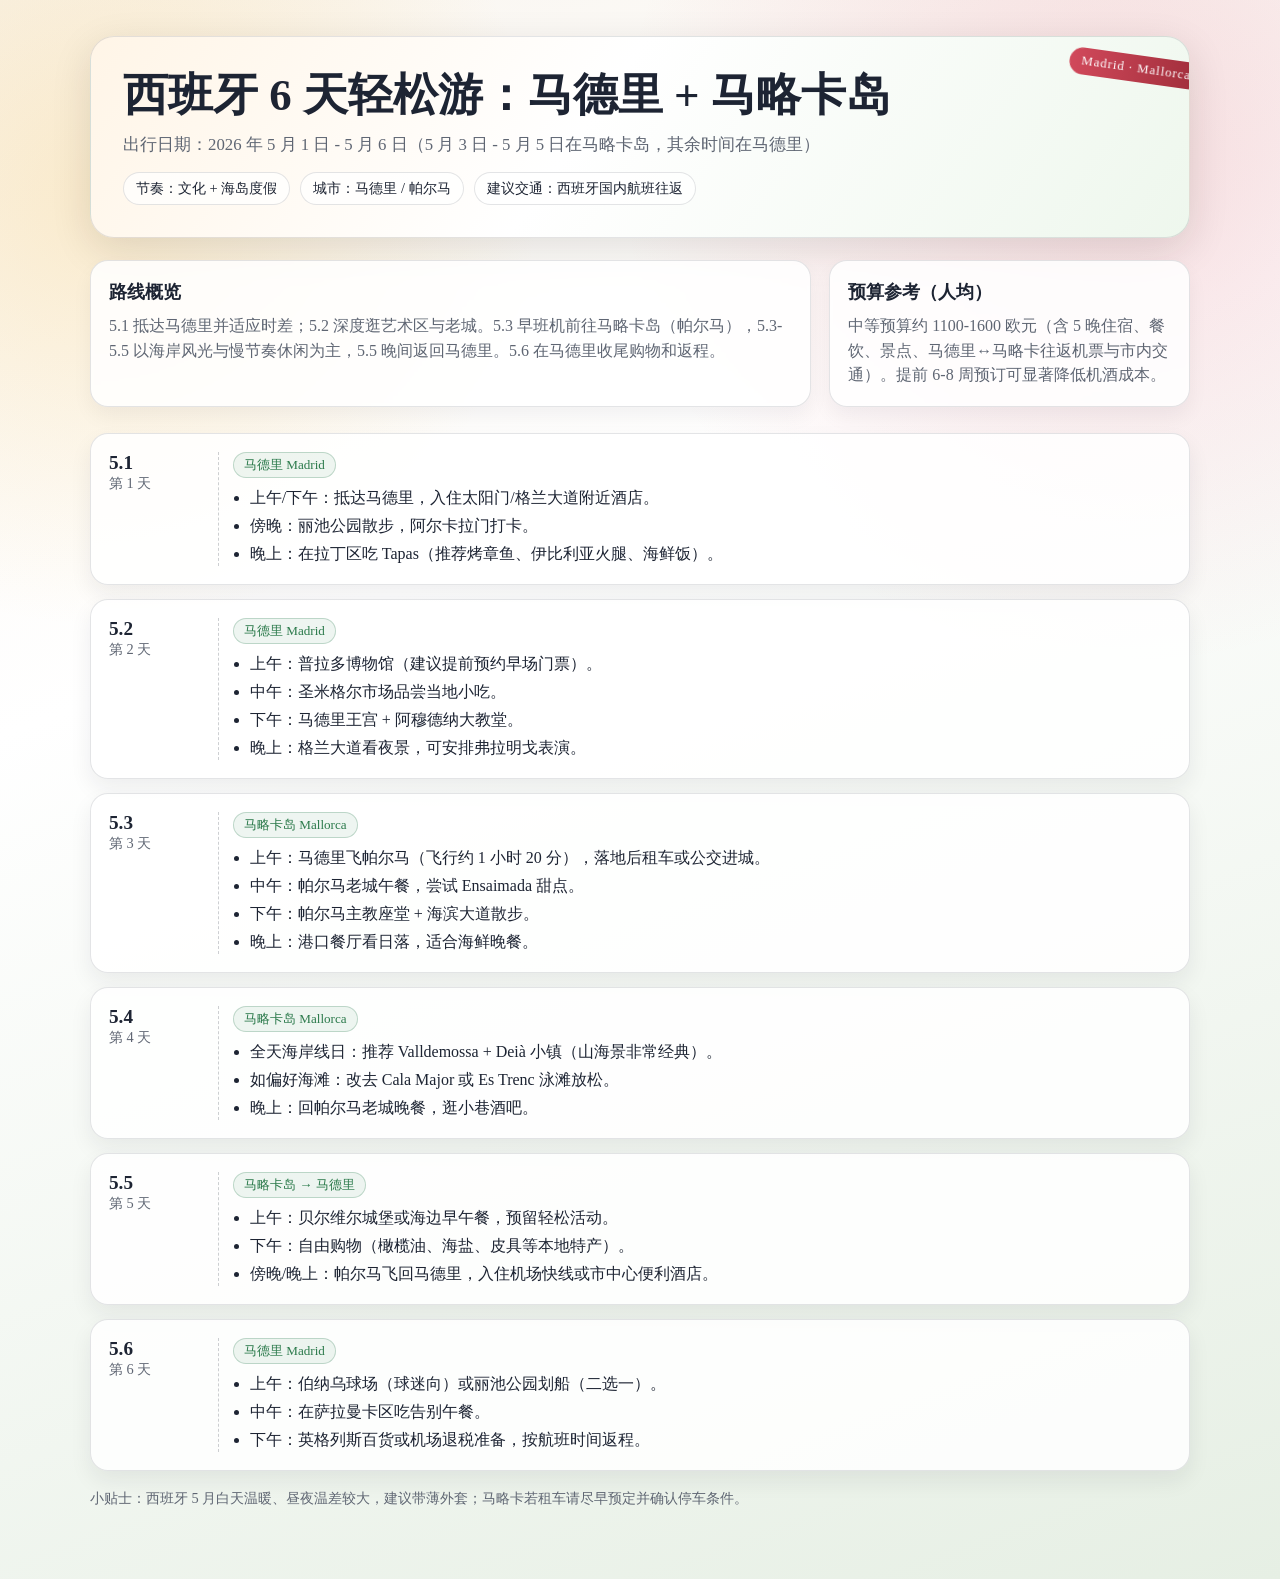
<file: sites/spain-travel-plan/index.html>
<!doctype html>
<html lang="zh-CN">
<head>
  <meta charset="UTF-8" />
  <meta name="viewport" content="width=device-width, initial-scale=1.0" />
  <title>西班牙 5.1 - 5.6 旅行规划</title>
  <style>
    :root {
      --bg: #f9f5ef;
      --bg-accent: #e6efe4;
      --ink: #1d2433;
      --muted: #5f6673;
      --brand: #d1495b;
      --brand-deep: #9f2d3a;
      --sun: #f7c663;
      --card: rgba(255, 255, 255, 0.86);
      --line: rgba(29, 36, 51, 0.12);
      --ok: #2b7a4b;
      --shadow: 0 12px 40px rgba(36, 26, 14, 0.12);
    }

    * { box-sizing: border-box; }

    body {
      margin: 0;
      color: var(--ink);
      font-family: "Source Han Serif SC", "Noto Serif SC", "STSong", "Songti SC", serif;
      background:
        radial-gradient(circle at 8% 12%, rgba(247, 198, 99, 0.28), transparent 24%),
        radial-gradient(circle at 88% 10%, rgba(209, 73, 91, 0.18), transparent 28%),
        linear-gradient(160deg, var(--bg) 0%, #fff 36%, var(--bg-accent) 100%);
      min-height: 100vh;
    }

    .wrap {
      width: min(1100px, 92vw);
      margin: 0 auto;
      padding: 36px 0 56px;
    }

    .hero {
      position: relative;
      overflow: hidden;
      background: linear-gradient(125deg, #fff5e7 0%, #fff 45%, #eef7ed 100%);
      border: 1px solid var(--line);
      border-radius: 24px;
      padding: 32px;
      box-shadow: var(--shadow);
      animation: rise 0.7s ease both;
    }

    .hero::after {
      content: "Madrid · Mallorca";
      position: absolute;
      right: -14px;
      top: 18px;
      transform: rotate(8deg);
      font-size: 0.8rem;
      padding: 6px 12px;
      border-radius: 999px;
      color: #fff;
      background: linear-gradient(90deg, var(--brand), var(--brand-deep));
      letter-spacing: 1px;
    }

    h1 {
      margin: 0;
      font-size: clamp(1.8rem, 4vw, 2.8rem);
      line-height: 1.2;
    }

    .subtitle {
      margin: 10px 0 0;
      color: var(--muted);
      font-size: 1.05rem;
    }

    .meta {
      display: flex;
      flex-wrap: wrap;
      gap: 10px;
      margin-top: 16px;
    }

    .chip {
      padding: 6px 12px;
      border-radius: 999px;
      border: 1px solid var(--line);
      background: rgba(255, 255, 255, 0.72);
      font-size: 0.9rem;
    }

    .grid {
      display: grid;
      grid-template-columns: 2fr 1fr;
      gap: 18px;
      margin-top: 22px;
    }

    .panel {
      border: 1px solid var(--line);
      border-radius: 18px;
      padding: 18px;
      background: var(--card);
      backdrop-filter: blur(2px);
      box-shadow: 0 10px 20px rgba(24, 29, 38, 0.05);
      animation: rise 0.6s ease both;
    }

    .panel h2 {
      margin: 0 0 10px;
      font-size: 1.15rem;
    }

    .panel p {
      margin: 0;
      color: var(--muted);
      line-height: 1.55;
    }

    .timeline {
      margin-top: 26px;
      display: grid;
      gap: 14px;
    }

    .day {
      background: var(--card);
      border: 1px solid var(--line);
      border-radius: 18px;
      padding: 18px;
      display: grid;
      grid-template-columns: 110px 1fr;
      gap: 14px;
      box-shadow: 0 10px 22px rgba(24, 29, 38, 0.07);
      animation: rise 0.6s ease both;
    }

    .date {
      border-right: 1px dashed rgba(29, 36, 51, 0.22);
      padding-right: 10px;
    }

    .date strong {
      display: block;
      font-size: 1.2rem;
    }

    .date span {
      color: var(--muted);
      font-size: 0.9rem;
    }

    .loc {
      display: inline-block;
      font-size: 0.82rem;
      margin-bottom: 8px;
      padding: 3px 10px;
      border-radius: 999px;
      border: 1px solid rgba(43, 122, 75, 0.25);
      color: var(--ok);
      background: rgba(43, 122, 75, 0.08);
    }

    .slots {
      margin: 0;
      padding-left: 1.05rem;
      line-height: 1.5;
    }

    .slots li + li { margin-top: 4px; }

    .foot {
      margin-top: 18px;
      color: var(--muted);
      font-size: 0.9rem;
    }

    @keyframes rise {
      from { opacity: 0; transform: translateY(8px); }
      to { opacity: 1; transform: translateY(0); }
    }

    @media (max-width: 840px) {
      .grid { grid-template-columns: 1fr; }
      .day { grid-template-columns: 1fr; }
      .date {
        border-right: 0;
        border-bottom: 1px dashed rgba(29, 36, 51, 0.2);
        padding-right: 0;
        padding-bottom: 8px;
      }
    }
  </style>
</head>
<body>
  <main class="wrap">
    <section class="hero">
      <h1>西班牙 6 天轻松游：马德里 + 马略卡岛</h1>
      <p class="subtitle">出行日期：2026 年 5 月 1 日 - 5 月 6 日（5 月 3 日 - 5 月 5 日在马略卡岛，其余时间在马德里）</p>
      <div class="meta">
        <span class="chip">节奏：文化 + 海岛度假</span>
        <span class="chip">城市：马德里 / 帕尔马</span>
        <span class="chip">建议交通：西班牙国内航班往返</span>
      </div>
    </section>

    <section class="grid">
      <article class="panel">
        <h2>路线概览</h2>
        <p>5.1 抵达马德里并适应时差；5.2 深度逛艺术区与老城。5.3 早班机前往马略卡岛（帕尔马），5.3-5.5 以海岸风光与慢节奏休闲为主，5.5 晚间返回马德里。5.6 在马德里收尾购物和返程。</p>
      </article>
      <article class="panel">
        <h2>预算参考（人均）</h2>
        <p>中等预算约 1100-1600 欧元（含 5 晚住宿、餐饮、景点、马德里↔马略卡往返机票与市内交通）。提前 6-8 周预订可显著降低机酒成本。</p>
      </article>
    </section>

    <section class="timeline">
      <article class="day">
        <div class="date">
          <strong>5.1</strong>
          <span>第 1 天</span>
        </div>
        <div>
          <span class="loc">马德里 Madrid</span>
          <ul class="slots">
            <li>上午/下午：抵达马德里，入住太阳门/格兰大道附近酒店。</li>
            <li>傍晚：丽池公园散步，阿尔卡拉门打卡。</li>
            <li>晚上：在拉丁区吃 Tapas（推荐烤章鱼、伊比利亚火腿、海鲜饭）。</li>
          </ul>
        </div>
      </article>

      <article class="day">
        <div class="date">
          <strong>5.2</strong>
          <span>第 2 天</span>
        </div>
        <div>
          <span class="loc">马德里 Madrid</span>
          <ul class="slots">
            <li>上午：普拉多博物馆（建议提前预约早场门票）。</li>
            <li>中午：圣米格尔市场品尝当地小吃。</li>
            <li>下午：马德里王宫 + 阿穆德纳大教堂。</li>
            <li>晚上：格兰大道看夜景，可安排弗拉明戈表演。</li>
          </ul>
        </div>
      </article>

      <article class="day">
        <div class="date">
          <strong>5.3</strong>
          <span>第 3 天</span>
        </div>
        <div>
          <span class="loc">马略卡岛 Mallorca</span>
          <ul class="slots">
            <li>上午：马德里飞帕尔马（飞行约 1 小时 20 分），落地后租车或公交进城。</li>
            <li>中午：帕尔马老城午餐，尝试 Ensaimada 甜点。</li>
            <li>下午：帕尔马主教座堂 + 海滨大道散步。</li>
            <li>晚上：港口餐厅看日落，适合海鲜晚餐。</li>
          </ul>
        </div>
      </article>

      <article class="day">
        <div class="date">
          <strong>5.4</strong>
          <span>第 4 天</span>
        </div>
        <div>
          <span class="loc">马略卡岛 Mallorca</span>
          <ul class="slots">
            <li>全天海岸线日：推荐 Valldemossa + Deià 小镇（山海景非常经典）。</li>
            <li>如偏好海滩：改去 Cala Major 或 Es Trenc 泳滩放松。</li>
            <li>晚上：回帕尔马老城晚餐，逛小巷酒吧。</li>
          </ul>
        </div>
      </article>

      <article class="day">
        <div class="date">
          <strong>5.5</strong>
          <span>第 5 天</span>
        </div>
        <div>
          <span class="loc">马略卡岛 → 马德里</span>
          <ul class="slots">
            <li>上午：贝尔维尔城堡或海边早午餐，预留轻松活动。</li>
            <li>下午：自由购物（橄榄油、海盐、皮具等本地特产）。</li>
            <li>傍晚/晚上：帕尔马飞回马德里，入住机场快线或市中心便利酒店。</li>
          </ul>
        </div>
      </article>

      <article class="day">
        <div class="date">
          <strong>5.6</strong>
          <span>第 6 天</span>
        </div>
        <div>
          <span class="loc">马德里 Madrid</span>
          <ul class="slots">
            <li>上午：伯纳乌球场（球迷向）或丽池公园划船（二选一）。</li>
            <li>中午：在萨拉曼卡区吃告别午餐。</li>
            <li>下午：英格列斯百货或机场退税准备，按航班时间返程。</li>
          </ul>
        </div>
      </article>
    </section>

    <p class="foot">小贴士：西班牙 5 月白天温暖、昼夜温差较大，建议带薄外套；马略卡若租车请尽早预定并确认停车条件。</p>
  </main>
</body>
</html>
</file>
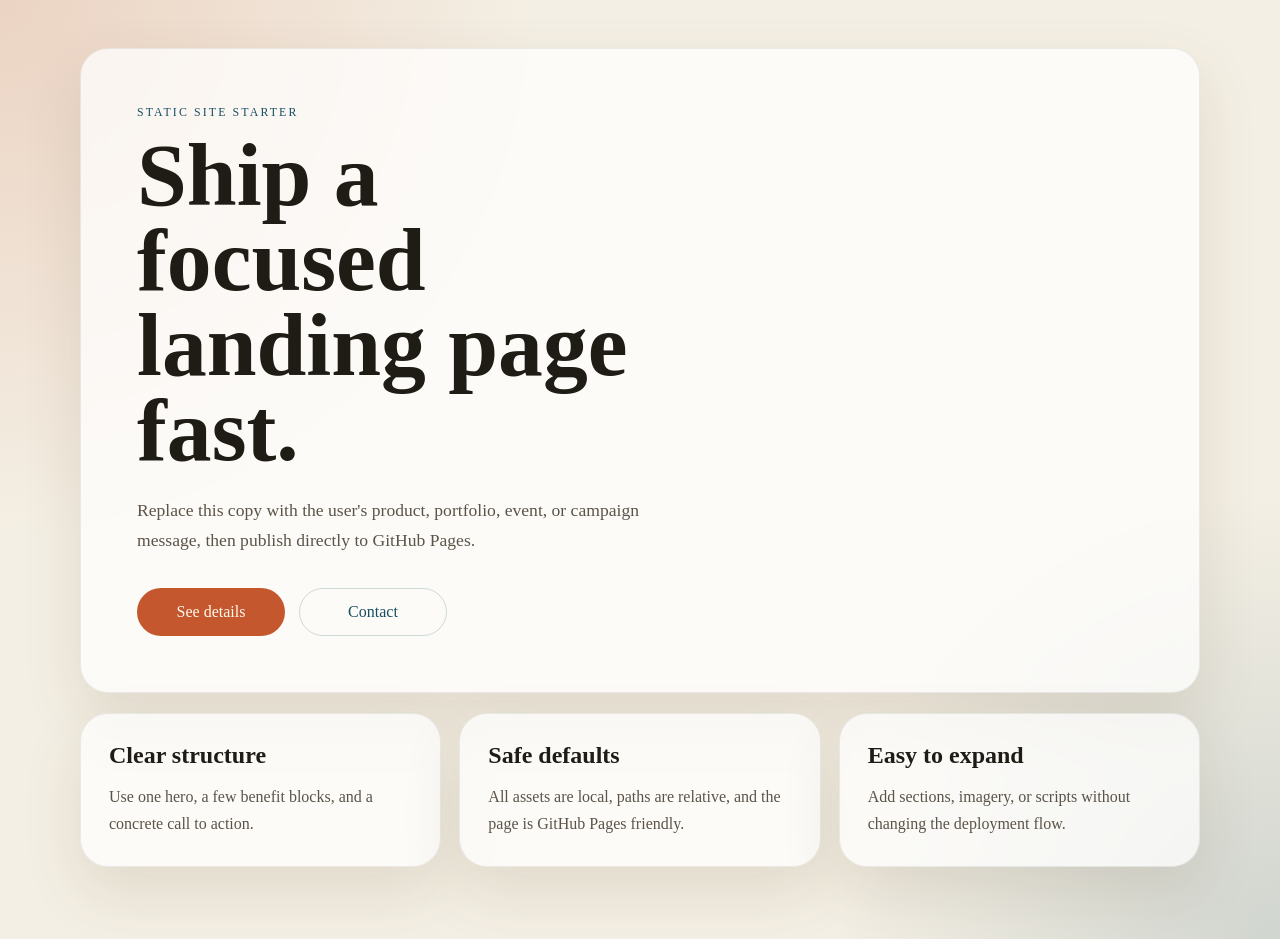
<file: sites/static-site-starter/index.html>
<!doctype html>
<html lang="en">
  <head>
    <meta charset="UTF-8" />
    <meta name="viewport" content="width=device-width, initial-scale=1.0" />
    <title>Launch Ready</title>
    <link rel="stylesheet" href="./styles.css" />
  </head>
  <body>
    <main class="page">
      <section class="hero">
        <p class="eyebrow">Static Site Starter</p>
        <h1>Ship a focused landing page fast.</h1>
        <p class="lede">
          Replace this copy with the user's product, portfolio, event, or campaign
          message, then publish directly to GitHub Pages.
        </p>
        <div class="actions">
          <a class="button primary" href="#details">See details</a>
          <a class="button secondary" href="mailto:hello@example.com">Contact</a>
        </div>
      </section>

      <section class="details" id="details">
        <article>
          <h2>Clear structure</h2>
          <p>Use one hero, a few benefit blocks, and a concrete call to action.</p>
        </article>
        <article>
          <h2>Safe defaults</h2>
          <p>All assets are local, paths are relative, and the page is GitHub Pages friendly.</p>
        </article>
        <article>
          <h2>Easy to expand</h2>
          <p>Add sections, imagery, or scripts without changing the deployment flow.</p>
        </article>
      </section>
    </main>
    <script src="./script.js"></script>
  </body>
</html>
</file>
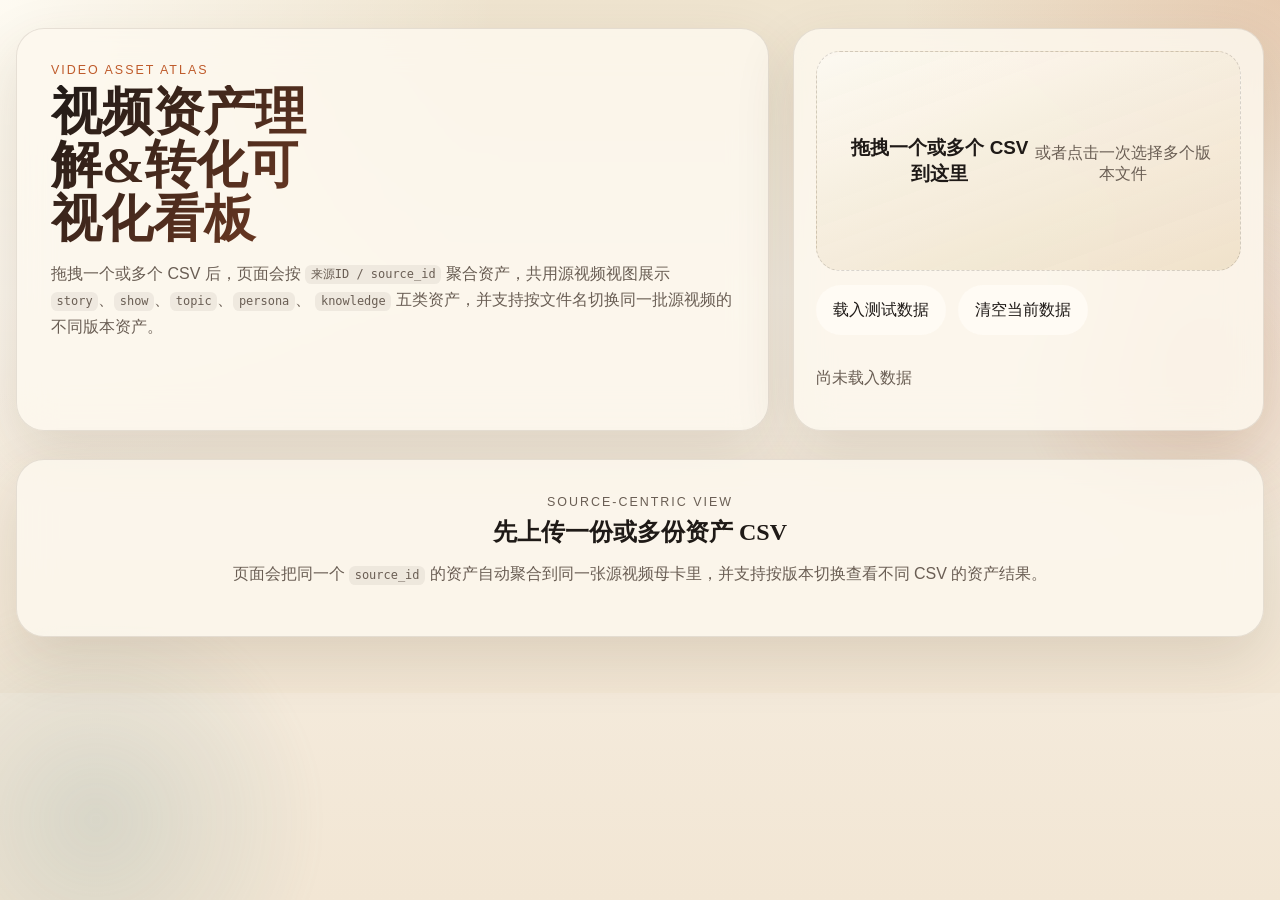
<file: sites/video-asset-atlas/index.html>
<!DOCTYPE html>
<html lang="zh-CN">
  <head>
    <meta charset="UTF-8" />
    <meta name="viewport" content="width=device-width, initial-scale=1.0" />
    <title>视频资产理解&转化可视化看板</title>
    <link rel="stylesheet" href="./styles.css" />
  </head>
  <body>
    <div class="page-shell">
      <header class="hero">
        <div class="hero-copy">
          <p class="eyebrow">Video Asset Atlas</p>
          <h1>视频资产理解&转化可视化看板</h1>
          <p class="hero-text">
            拖拽一个或多个 CSV 后，页面会按 <code>来源ID / source_id</code> 聚合资产，共用源视频视图展示
            <code>story</code>、<code>show</code>、<code>topic</code>、<code>persona</code>、
            <code>knowledge</code> 五类资产，并支持按文件名切换同一批源视频的不同版本资产。
          </p>
        </div>
        <div class="hero-actions">
          <label class="dropzone" id="dropzone" for="file-input">
            <input id="file-input" type="file" accept=".csv,text/csv" multiple hidden />
            <span class="dropzone-title">拖拽一个或多个 CSV 到这里</span>
            <span class="dropzone-subtitle">或者点击一次选择多个版本文件</span>
          </label>
          <div class="action-row">
            <button id="load-sample" class="ghost-button" type="button">载入测试数据</button>
            <button id="clear-data" class="ghost-button" type="button">清空当前数据</button>
          </div>
          <p class="helper-text" id="file-status">尚未载入数据</p>
        </div>
      </header>

      <main class="dashboard hidden" id="dashboard">
        <section class="summary-grid" id="summary-grid"></section>

        <section class="control-panel">
          <div class="search-box">
            <label for="search-input">搜索源视频 / 资产文本</label>
            <input
              id="search-input"
              type="search"
              placeholder="输入来源ID、视频分类、标题、话题或用户查询关键词"
            />
          </div>
          <div class="filter-grid">
            <div class="filter-block">
              <span class="filter-label">视频分类</span>
              <div class="chip-row" id="video-type-filters"></div>
            </div>
            <div class="filter-block">
              <span class="filter-label">资产域</span>
              <div class="chip-row" id="domain-filters"></div>
            </div>
            <div class="filter-block">
              <span class="filter-label">风险标签</span>
              <div class="chip-row" id="risk-filters"></div>
            </div>
          </div>
          <div class="toggle-row">
            <label class="toggle">
              <input id="verification-only" type="checkbox" />
              <span>仅看含待验证 knowledge 的版本结果</span>
            </label>
          </div>
        </section>

        <section class="source-list" id="source-list"></section>
      </main>

      <section class="empty-state" id="empty-state">
        <div class="empty-panel">
          <p class="eyebrow">Source-Centric View</p>
          <h2>先上传一份或多份资产 CSV</h2>
          <p>
            页面会把同一个 <code>source_id</code> 的资产自动聚合到同一张源视频母卡里，并支持按版本切换查看不同 CSV 的资产结果。
          </p>
        </div>
      </section>
    </div>

    <aside class="detail-drawer" id="detail-drawer" aria-hidden="true">
      <div class="drawer-backdrop" id="drawer-backdrop"></div>
      <div class="drawer-panel">
        <button class="drawer-close" id="drawer-close" type="button" aria-label="关闭详情">
          ×
        </button>
        <div id="drawer-content"></div>
      </div>
    </aside>

    <template id="summary-card-template">
      <article class="summary-card">
        <p class="summary-label"></p>
        <p class="summary-value"></p>
        <p class="summary-meta"></p>
      </article>
    </template>

    <script src="./app.js"></script>
  </body>
</html>
</file>
<file: sites/static-site-starter/styles.css>
:root {
  color-scheme: light;
  --bg: #f4efe4;
  --panel: rgba(255, 255, 255, 0.72);
  --ink: #1f1c16;
  --muted: #5b5348;
  --accent: #c4572d;
  --accent-2: #184f63;
  --border: rgba(31, 28, 22, 0.08);
  --shadow: 0 24px 60px rgba(84, 61, 23, 0.12);
}

* {
  box-sizing: border-box;
}

body {
  margin: 0;
  min-height: 100vh;
  font-family: "Georgia", "Times New Roman", serif;
  color: var(--ink);
  background:
    radial-gradient(circle at top left, rgba(196, 87, 45, 0.18), transparent 34%),
    radial-gradient(circle at bottom right, rgba(24, 79, 99, 0.16), transparent 28%),
    var(--bg);
}

.page {
  width: min(1120px, calc(100% - 32px));
  margin: 0 auto;
  padding: 48px 0 72px;
}

.hero,
.details article {
  background: var(--panel);
  border: 1px solid var(--border);
  border-radius: 28px;
  box-shadow: var(--shadow);
  backdrop-filter: blur(10px);
}

.hero {
  padding: 56px;
}

.eyebrow {
  margin: 0 0 12px;
  text-transform: uppercase;
  letter-spacing: 0.18em;
  font-size: 0.74rem;
  color: var(--accent-2);
}

h1,
h2 {
  margin: 0;
  font-weight: 600;
}

h1 {
  max-width: 12ch;
  font-size: clamp(2.8rem, 7vw, 5.6rem);
  line-height: 0.95;
}

.lede {
  max-width: 58ch;
  margin: 24px 0 0;
  font-size: 1.1rem;
  line-height: 1.7;
  color: var(--muted);
}

.actions {
  display: flex;
  flex-wrap: wrap;
  gap: 14px;
  margin-top: 32px;
}

.button {
  display: inline-flex;
  align-items: center;
  justify-content: center;
  min-width: 148px;
  padding: 14px 20px;
  border-radius: 999px;
  text-decoration: none;
  transition: transform 180ms ease, opacity 180ms ease;
}

.button:hover {
  transform: translateY(-1px);
}

.primary {
  background: var(--accent);
  color: #fff9f0;
}

.secondary {
  border: 1px solid rgba(24, 79, 99, 0.2);
  color: var(--accent-2);
}

.details {
  display: grid;
  grid-template-columns: repeat(3, minmax(0, 1fr));
  gap: 18px;
  margin-top: 20px;
}

.details article {
  padding: 28px;
}

.details p {
  margin: 14px 0 0;
  line-height: 1.7;
  color: var(--muted);
}

@media (max-width: 780px) {
  .page {
    width: min(100% - 20px, 1120px);
    padding-top: 24px;
  }

  .hero {
    padding: 28px;
  }

  .details {
    grid-template-columns: 1fr;
  }
}
</file>
<file: sites/video-asset-atlas/styles.css>
:root {
  --bg: #f4ecdc;
  --bg-strong: #e8d8bc;
  --panel: rgba(253, 248, 238, 0.82);
  --panel-strong: rgba(255, 251, 245, 0.92);
  --ink: #1f1a17;
  --muted: #6a5e54;
  --line: rgba(68, 50, 34, 0.12);
  --accent: #bf5b2b;
  --accent-soft: rgba(191, 91, 43, 0.12);
  --story: #cb6f49;
  --show: #3b7f8f;
  --topic: #9f6d2f;
  --persona: #5b6ab3;
  --knowledge: #50734f;
  --shadow: 0 22px 60px rgba(76, 54, 30, 0.14);
  --radius-xl: 28px;
  --radius-lg: 22px;
  --radius-md: 16px;
  --radius-sm: 999px;
  --font-display: "Avenir Next", "PingFang SC", "Hiragino Sans GB", sans-serif;
  --font-body: "Baskerville", "Songti SC", "STSong", serif;
}

* {
  box-sizing: border-box;
}

html,
body {
  margin: 0;
  min-height: 100%;
  color: var(--ink);
  background:
    radial-gradient(circle at top left, rgba(255, 252, 244, 0.95), transparent 34%),
    radial-gradient(circle at top right, rgba(191, 91, 43, 0.18), transparent 26%),
    linear-gradient(180deg, #efe4cf 0%, #f7f0e5 42%, #f2e6d4 100%);
  font-family: var(--font-display);
}

body::before,
body::after {
  content: "";
  position: fixed;
  inset: auto;
  pointer-events: none;
  z-index: 0;
  filter: blur(6px);
}

body::before {
  width: 28rem;
  height: 28rem;
  left: -8rem;
  bottom: -9rem;
  background: radial-gradient(circle, rgba(95, 135, 136, 0.18), transparent 72%);
  animation: ambientFloat 16s ease-in-out infinite alternate;
}

body::after {
  width: 24rem;
  height: 24rem;
  right: -7rem;
  top: 11rem;
  background: radial-gradient(circle, rgba(203, 111, 73, 0.2), transparent 68%);
  animation: ambientFloat 18s ease-in-out infinite alternate-reverse;
}

button,
input,
textarea,
select {
  font: inherit;
}

a {
  color: inherit;
}

code {
  padding: 0.15rem 0.35rem;
  border-radius: 0.4rem;
  background: rgba(33, 23, 14, 0.06);
  font-size: 0.92em;
}

.hidden {
  display: none !important;
}

.page-shell {
  position: relative;
  z-index: 1;
  width: min(1440px, calc(100vw - 32px));
  margin: 0 auto;
  padding: 28px 0 56px;
}

.hero {
  display: grid;
  grid-template-columns: 1.6fr 1fr;
  gap: 24px;
  align-items: stretch;
}

.hero-copy,
.hero-actions,
.empty-panel,
.control-panel,
.summary-card,
.source-card,
.drawer-panel {
  border: 1px solid var(--line);
  background: var(--panel);
  box-shadow: var(--shadow);
  backdrop-filter: blur(18px);
}

.hero-copy,
.hero-actions,
.empty-panel,
.control-panel,
.drawer-panel {
  border-radius: var(--radius-xl);
}

.hero-copy {
  padding: 34px;
  animation: fadeUp 720ms cubic-bezier(0.22, 1, 0.36, 1);
}

.eyebrow {
  margin: 0 0 8px;
  color: var(--accent);
  letter-spacing: 0.16em;
  text-transform: uppercase;
  font-size: 0.78rem;
}

.hero h1,
.empty-panel h2,
.drawer-panel h3 {
  margin: 0;
  font-family: var(--font-body);
  font-weight: 700;
  line-height: 1.04;
}

.hero h1 {
  font-size: clamp(2.4rem, 4vw, 4.6rem);
  max-width: 10ch;
  background: linear-gradient(135deg, #1f1a17 0%, #6b3822 42%, #1f1a17 100%);
  background-size: 220% 220%;
  -webkit-background-clip: text;
  background-clip: text;
  color: transparent;
  animation: titleShimmer 8s ease-in-out infinite;
}

.hero-text,
.helper-text,
.empty-panel p,
.summary-meta,
.video-fallback p,
.detail-section p,
.detail-section li,
.detail-kv dd,
.asset-card p,
.source-meta dd,
.understanding-snippet {
  color: var(--muted);
  line-height: 1.65;
}

.detail-section p,
.detail-section li,
.detail-kv dd {
  white-space: pre-wrap;
}

.hero-actions {
  padding: 22px;
  display: flex;
  flex-direction: column;
  gap: 14px;
  animation: fadeUp 860ms cubic-bezier(0.22, 1, 0.36, 1);
}

.dropzone {
  display: flex;
  flex: 1;
  min-height: 220px;
  padding: 28px;
  border: 1.5px dashed rgba(31, 26, 23, 0.16);
  border-radius: 24px;
  background:
    linear-gradient(160deg, rgba(255, 250, 243, 0.85), rgba(237, 223, 197, 0.78)),
    linear-gradient(135deg, rgba(95, 135, 136, 0.08), rgba(191, 91, 43, 0.08));
  align-items: center;
  justify-content: center;
  text-align: center;
  cursor: pointer;
  transition:
    transform 220ms ease,
    border-color 220ms ease,
    background 220ms ease;
}

.dropzone.is-dragging {
  transform: translateY(-3px) scale(1.01);
  border-color: rgba(191, 91, 43, 0.4);
  background:
    linear-gradient(160deg, rgba(255, 248, 238, 0.96), rgba(241, 225, 197, 0.9)),
    linear-gradient(135deg, rgba(95, 135, 136, 0.1), rgba(191, 91, 43, 0.14));
}

.dropzone-title {
  display: block;
  font-size: 1.18rem;
  font-weight: 600;
}

.dropzone-subtitle {
  display: block;
  margin-top: 6px;
  color: var(--muted);
}

.action-row {
  display: flex;
  gap: 12px;
}

.ghost-button,
.filter-chip,
.version-tab,
.domain-tab,
.asset-badge,
.status-pill,
.link-chip {
  border: 1px solid transparent;
  border-radius: var(--radius-sm);
}

.ghost-button {
  padding: 0.85rem 1rem;
  background: var(--panel-strong);
  color: var(--ink);
  cursor: pointer;
  transition:
    transform 180ms ease,
    border-color 180ms ease,
    background-color 180ms ease;
}

.ghost-button:hover,
.filter-chip:hover,
.version-tab:hover,
.domain-tab:hover,
.asset-card:hover,
.link-chip:hover {
  transform: translateY(-1px);
}

.ghost-button,
.filter-chip,
.version-tab,
.domain-tab,
.asset-card,
.link-chip,
.status-pill,
.asset-badge,
.summary-card,
.video-panel,
.asset-stage-panel {
  transition:
    transform 220ms ease,
    box-shadow 220ms ease,
    border-color 220ms ease,
    background-color 220ms ease;
}

.dashboard {
  margin-top: 24px;
}

.summary-grid {
  display: grid;
  grid-template-columns: repeat(auto-fit, minmax(200px, 1fr));
  gap: 16px;
}

.summary-card {
  padding: 20px;
  border-radius: var(--radius-lg);
  animation: fadeUp 560ms cubic-bezier(0.22, 1, 0.36, 1);
}

.summary-label {
  margin: 0 0 14px;
  color: var(--muted);
  font-size: 0.84rem;
}

.summary-value {
  margin: 0;
  font-size: clamp(1.8rem, 3vw, 2.7rem);
  font-weight: 650;
}

.summary-meta {
  margin: 10px 0 0;
  font-size: 0.94rem;
}

.control-panel {
  margin-top: 18px;
  padding: 20px;
}

.search-box label,
.filter-label {
  display: block;
  margin-bottom: 8px;
  color: var(--muted);
  font-size: 0.86rem;
}

.search-box input {
  width: 100%;
  padding: 0.95rem 1rem;
  border: 1px solid rgba(31, 26, 23, 0.12);
  border-radius: 16px;
  background: rgba(255, 252, 246, 0.92);
}

.filter-grid {
  display: grid;
  grid-template-columns: repeat(3, minmax(0, 1fr));
  gap: 18px;
  margin-top: 18px;
}

.chip-row {
  display: flex;
  flex-wrap: wrap;
  gap: 10px;
}

.filter-chip {
  padding: 0.45rem 0.9rem;
  border-color: rgba(31, 26, 23, 0.08);
  background: rgba(255, 252, 246, 0.7);
  cursor: pointer;
  transition:
    background-color 180ms ease,
    border-color 180ms ease,
    color 180ms ease,
    transform 180ms ease;
}

.filter-chip.active {
  border-color: rgba(31, 26, 23, 0.2);
  background: var(--accent-soft);
  color: var(--accent);
  box-shadow: 0 10px 22px rgba(191, 91, 43, 0.12);
}

.toggle-row {
  margin-top: 18px;
}

.toggle {
  display: inline-flex;
  align-items: center;
  gap: 10px;
  color: var(--muted);
}

.source-list {
  display: grid;
  gap: 18px;
  margin-top: 20px;
}

.source-card {
  display: grid;
  grid-template-columns: minmax(320px, 0.95fr) minmax(0, 1.25fr);
  gap: 18px;
  padding: 18px;
  border-radius: 30px;
  position: relative;
  overflow: hidden;
  animation-delay: calc(var(--stagger-index, 0) * 70ms);
  will-change: transform, opacity;
}

.source-card::after {
  content: "";
  position: absolute;
  inset: auto -8% -18% auto;
  width: 220px;
  height: 220px;
  border-radius: 50%;
  background: radial-gradient(circle, rgba(191, 91, 43, 0.08), transparent 70%);
  pointer-events: none;
  animation: haloPulse 10s ease-in-out infinite;
}

.video-panel,
.asset-stage {
  position: relative;
  z-index: 1;
}

.video-panel {
  display: flex;
  flex-direction: column;
  gap: 14px;
  padding: 18px;
  border-radius: 24px;
  background:
    linear-gradient(180deg, rgba(255, 249, 240, 0.95), rgba(244, 232, 213, 0.9)),
    linear-gradient(145deg, rgba(95, 135, 136, 0.12), transparent 50%);
}

.source-card:hover .video-panel,
.source-card:hover .asset-stage-panel,
.summary-card:hover,
.control-panel:hover,
.hero-copy:hover,
.hero-actions:hover {
  transform: translateY(-2px);
  box-shadow: 0 26px 70px rgba(76, 54, 30, 0.16);
}

.video-stage {
  min-height: 230px;
  padding: 20px;
  border-radius: 22px;
  background:
    linear-gradient(145deg, rgba(35, 29, 25, 0.92), rgba(89, 67, 52, 0.82)),
    radial-gradient(circle at top left, rgba(255, 255, 255, 0.08), transparent 30%);
  color: #f5ecdf;
  display: flex;
  flex-direction: column;
  justify-content: space-between;
  overflow: hidden;
  isolation: isolate;
}

.video-stage.has-link {
  box-shadow: inset 0 0 0 1px rgba(255, 248, 238, 0.06);
}

.video-stage.is-clickable {
  cursor: pointer;
  text-decoration: none;
}

.video-stage.is-clickable:hover {
  transform: translateY(-2px);
  box-shadow:
    inset 0 0 0 1px rgba(255, 248, 238, 0.06),
    0 18px 34px rgba(0, 0, 0, 0.16);
}

.video-stage.is-clickable:hover .play-orb {
  transform: scale(1.06);
}

.video-stage::after {
  content: "";
  position: absolute;
  inset: auto -10% -30% auto;
  width: 240px;
  height: 240px;
  border-radius: 50%;
  background: radial-gradient(circle, rgba(255, 255, 255, 0.14), transparent 62%);
  animation: stageGlow 7s ease-in-out infinite;
  pointer-events: none;
  z-index: -1;
}

.video-stage-top,
.video-stage-bottom {
  display: flex;
  align-items: center;
  justify-content: space-between;
  gap: 12px;
}

.video-tagline {
  display: inline-flex;
  align-items: center;
  gap: 8px;
  color: rgba(245, 236, 223, 0.8);
  font-size: 0.78rem;
  letter-spacing: 0.08em;
  text-transform: uppercase;
}

.play-orb {
  width: 74px;
  height: 74px;
  display: grid;
  place-items: center;
  border-radius: 50%;
  background: radial-gradient(circle, rgba(255, 244, 225, 0.32), rgba(255, 244, 225, 0.08));
  box-shadow:
    0 0 0 1px rgba(255, 244, 225, 0.12),
    0 12px 34px rgba(0, 0, 0, 0.18);
  font-size: 1.45rem;
  animation: orbPulse 4.2s ease-in-out infinite;
}

.video-url-label {
  max-width: 100%;
  padding: 0.42rem 0.78rem;
  border-radius: var(--radius-sm);
  border: 1px solid rgba(255, 255, 255, 0.08);
  background: rgba(255, 255, 255, 0.06);
  color: rgba(245, 236, 223, 0.9);
  font-size: 0.84rem;
  overflow: hidden;
  text-overflow: ellipsis;
  white-space: nowrap;
}

.video-fallback {
  display: grid;
  gap: 10px;
  align-content: center;
}

.video-fallback h3,
.source-title {
  margin: 0;
  font-family: var(--font-body);
}

.source-header {
  display: flex;
  justify-content: space-between;
  gap: 16px;
  align-items: flex-start;
}

.source-title {
  font-size: 1.55rem;
}

.source-subtitle {
  margin: 6px 0 0;
  color: var(--muted);
}

.source-meta {
  margin: 0;
  display: grid;
  grid-template-columns: repeat(2, minmax(0, 1fr));
  gap: 10px 16px;
}

.source-meta dt {
  color: var(--muted);
  font-size: 0.82rem;
}

.source-meta dd {
  margin: 2px 0 0;
  font-size: 0.97rem;
}

.meta-cluster,
.status-cluster,
.version-tabs,
.domain-tabs {
  display: flex;
  flex-wrap: wrap;
  gap: 10px;
}

.asset-badge,
.status-pill,
.link-chip,
.domain-tab {
  display: inline-flex;
  align-items: center;
  gap: 8px;
}

.asset-badge,
.status-pill,
.link-chip {
  padding: 0.5rem 0.78rem;
  background: rgba(255, 252, 246, 0.8);
  border: 1px solid rgba(31, 26, 23, 0.08);
}

.link-chip {
  text-decoration: none;
}

.understanding-preview-block {
  display: grid;
  gap: 12px;
}

.query-preview-block {
  display: grid;
  gap: 12px;
  padding-top: 2px;
}

.query-preview-header {
  display: flex;
  align-items: center;
  justify-content: space-between;
  gap: 12px;
}

.query-preview-header strong,
.query-preview-meta {
  font-size: 0.86rem;
}

.query-preview-meta {
  color: var(--muted);
}

.understanding-snippet {
  margin: 0;
  white-space: pre-wrap;
  display: -webkit-box;
  -webkit-box-orient: vertical;
  -webkit-line-clamp: 5;
  overflow: hidden;
}

.understanding-trigger {
  justify-self: flex-start;
  cursor: pointer;
  background: linear-gradient(135deg, rgba(191, 91, 43, 0.12), rgba(95, 135, 136, 0.12));
  box-shadow: 0 10px 24px rgba(95, 135, 136, 0.08);
}

.asset-stage {
  display: grid;
  gap: 10px;
  min-width: 0;
}

.version-tabs {
  align-items: center;
  gap: 6px;
  margin-bottom: -2px;
  padding-right: 6px;
}

.version-tab {
  display: inline-flex;
  align-items: center;
  justify-content: center;
  max-width: min(220px, 100%);
  min-height: 34px;
  padding: 0.22rem 0.72rem;
  border: 1px solid rgba(31, 26, 23, 0.08);
  border-radius: var(--radius-sm);
  background: rgba(255, 252, 246, 0.76);
  color: var(--muted);
  cursor: pointer;
  overflow: hidden;
  text-overflow: ellipsis;
  white-space: nowrap;
  font-size: 0.76rem;
  line-height: 1;
  transition:
    transform 180ms ease,
    border-color 180ms ease,
    background-color 180ms ease,
    color 180ms ease;
}

.version-tab.active {
  color: #fff;
  border-color: transparent;
  background: linear-gradient(135deg, var(--accent), #cf825f);
  box-shadow: 0 6px 14px rgba(191, 91, 43, 0.14);
}

.domain-tabs {
  padding-right: 6px;
}

.domain-tab {
  padding: 0.55rem 0.9rem;
  border: 1px solid rgba(31, 26, 23, 0.08);
  background: rgba(255, 252, 246, 0.7);
  cursor: pointer;
  transition:
    transform 180ms ease,
    border-color 180ms ease,
    background-color 180ms ease;
}

.domain-tab.active {
  color: #fff;
  border-color: transparent;
  box-shadow: 0 10px 24px rgba(31, 26, 23, 0.12);
}

.domain-tab[data-domain="story"].active {
  background: var(--story);
}

.domain-tab[data-domain="show"].active {
  background: var(--show);
}

.domain-tab[data-domain="topic"].active {
  background: var(--topic);
}

.domain-tab[data-domain="persona"].active {
  background: var(--persona);
}

.domain-tab[data-domain="knowledge"].active {
  background: var(--knowledge);
}

.asset-stage-panel {
  position: relative;
  overflow: hidden;
  border-radius: 24px;
  min-height: 320px;
  background:
    linear-gradient(180deg, rgba(255, 250, 243, 0.94), rgba(246, 239, 227, 0.92)),
    linear-gradient(145deg, rgba(95, 135, 136, 0.08), transparent 50%);
  border: 1px solid rgba(31, 26, 23, 0.06);
}

.asset-stage-track {
  display: grid;
  grid-auto-flow: column;
  grid-auto-columns: 100%;
  transition: transform 420ms cubic-bezier(0.22, 1, 0.36, 1);
}

.asset-domain-page {
  padding: 18px;
}

.asset-grid {
  display: grid;
  grid-template-columns: repeat(auto-fit, minmax(230px, 1fr));
  gap: 14px;
}

.asset-card {
  position: relative;
  width: 100%;
  padding: 18px;
  min-height: 196px;
  border-radius: 22px;
  border: 1px solid rgba(31, 26, 23, 0.08);
  background: rgba(255, 253, 249, 0.92);
  cursor: pointer;
  text-align: left;
  transition:
    transform 220ms ease,
    box-shadow 220ms ease;
  overflow: hidden;
}

.asset-card:hover {
  box-shadow: 0 18px 38px rgba(76, 54, 30, 0.12);
}

.asset-card::before {
  content: "";
  position: absolute;
  inset: 0 auto auto 0;
  width: 100%;
  height: 4px;
  background: var(--accent);
}

.asset-card[data-domain="story"]::before,
.asset-card[data-domain="story"] .asset-domain-label {
  background: var(--story);
  color: var(--story);
}

.asset-card[data-domain="show"]::before,
.asset-card[data-domain="show"] .asset-domain-label {
  background: var(--show);
  color: var(--show);
}

.asset-card[data-domain="topic"]::before,
.asset-card[data-domain="topic"] .asset-domain-label {
  background: var(--topic);
  color: var(--topic);
}

.asset-card[data-domain="persona"]::before,
.asset-card[data-domain="persona"] .asset-domain-label {
  background: var(--persona);
  color: var(--persona);
}

.asset-card[data-domain="knowledge"]::before,
.asset-card[data-domain="knowledge"] .asset-domain-label {
  background: var(--knowledge);
  color: var(--knowledge);
}

.asset-card-header {
  display: flex;
  justify-content: space-between;
  gap: 12px;
  align-items: flex-start;
}

.asset-domain-label {
  display: inline-flex;
  align-items: center;
  gap: 8px;
  font-size: 0.82rem;
  font-weight: 600;
}

.asset-card h4 {
  margin: 0;
  font-size: 1.08rem;
}

.asset-card p {
  margin: 12px 0 0;
  font-size: 0.94rem;
}

.asset-card-footer {
  display: flex;
  flex-wrap: wrap;
  gap: 8px;
  margin-top: 14px;
}

.mini-pill {
  padding: 0.35rem 0.62rem;
  border-radius: var(--radius-sm);
  background: rgba(31, 26, 23, 0.05);
  color: var(--muted);
  font-size: 0.8rem;
}

.empty-domain {
  display: grid;
  place-items: center;
  min-height: 240px;
  color: var(--muted);
}

.empty-state {
  margin-top: 28px;
}

.empty-panel {
  padding: 32px;
  text-align: center;
}

.detail-drawer {
  position: fixed;
  inset: 0;
  z-index: 40;
  display: none;
}

.detail-drawer.open {
  display: block;
}

.drawer-backdrop {
  position: absolute;
  inset: 0;
  background: rgba(24, 19, 16, 0.42);
  backdrop-filter: blur(5px);
  animation: backdropFade 220ms ease;
}

.drawer-panel {
  position: absolute;
  top: 18px;
  right: 18px;
  bottom: 18px;
  width: min(560px, calc(100vw - 28px));
  padding: 28px 24px 24px;
  overflow: auto;
  animation: drawerSlide 320ms cubic-bezier(0.22, 1, 0.36, 1);
}

.drawer-close {
  position: sticky;
  top: 0;
  margin-left: auto;
  display: block;
  width: 42px;
  height: 42px;
  border: 0;
  border-radius: 50%;
  background: rgba(31, 26, 23, 0.08);
  cursor: pointer;
}

.drawer-topline {
  display: flex;
  flex-wrap: wrap;
  gap: 10px;
  margin-top: 14px;
}

.drawer-title {
  margin-top: 18px;
}

.detail-section {
  margin-top: 20px;
  padding-top: 20px;
  border-top: 1px solid rgba(31, 26, 23, 0.08);
}

.detail-section h4 {
  margin: 0 0 10px;
  font-size: 1rem;
}

.understanding-fulltext {
  max-height: 22rem;
  padding: 16px;
  border-radius: 18px;
  overflow: auto;
  overscroll-behavior: contain;
  scrollbar-width: thin;
  white-space: pre-wrap;
  line-height: 1.7;
  color: var(--muted);
  background: rgba(255, 252, 246, 0.76);
}

.understanding-fulltext::-webkit-scrollbar {
  width: 8px;
}

.understanding-fulltext::-webkit-scrollbar-thumb {
  border-radius: 999px;
  background: rgba(106, 94, 84, 0.32);
}

.understanding-fulltext::-webkit-scrollbar-track {
  background: transparent;
}

.detail-section ul {
  margin: 0;
  padding-left: 18px;
}

.detail-grid {
  display: grid;
  grid-template-columns: repeat(2, minmax(0, 1fr));
  gap: 12px;
}

.detail-kv {
  padding: 14px;
  border-radius: 16px;
  background: rgba(255, 252, 246, 0.7);
}

.detail-kv dt {
  color: var(--muted);
  font-size: 0.82rem;
}

.detail-kv dd {
  margin: 6px 0 0;
  line-height: 1.55;
}

.fade-in {
  animation: fadeUp 480ms cubic-bezier(0.22, 1, 0.36, 1) both;
}

@keyframes fadeUp {
  from {
    opacity: 0;
    transform: translateY(10px);
  }

  to {
    opacity: 1;
    transform: translateY(0);
  }
}

@keyframes drawerSlide {
  from {
    opacity: 0;
    transform: translateX(28px) scale(0.985);
  }

  to {
    opacity: 1;
    transform: translateX(0) scale(1);
  }
}

@keyframes backdropFade {
  from {
    opacity: 0;
  }

  to {
    opacity: 1;
  }
}

@keyframes titleShimmer {
  0%,
  100% {
    background-position: 0% 50%;
  }

  50% {
    background-position: 100% 50%;
  }
}

@keyframes ambientFloat {
  from {
    transform: translate3d(0, 0, 0) scale(1);
  }

  to {
    transform: translate3d(18px, -14px, 0) scale(1.06);
  }
}

@keyframes orbPulse {
  0%,
  100% {
    transform: scale(1);
    box-shadow:
      0 0 0 1px rgba(255, 244, 225, 0.12),
      0 12px 34px rgba(0, 0, 0, 0.18);
  }

  50% {
    transform: scale(1.04);
    box-shadow:
      0 0 0 1px rgba(255, 244, 225, 0.18),
      0 16px 44px rgba(0, 0, 0, 0.22);
  }
}

@keyframes haloPulse {
  0%,
  100% {
    transform: scale(1);
    opacity: 0.8;
  }

  50% {
    transform: scale(1.08);
    opacity: 1;
  }
}

@keyframes stageGlow {
  0%,
  100% {
    transform: translate3d(0, 0, 0) scale(1);
    opacity: 0.55;
  }

  50% {
    transform: translate3d(-10px, -8px, 0) scale(1.08);
    opacity: 0.9;
  }
}

@media (prefers-reduced-motion: reduce) {
  *,
  *::before,
  *::after {
    animation: none !important;
    transition: none !important;
    scroll-behavior: auto !important;
  }
}

@media (max-width: 1100px) {
  .hero,
  .source-card {
    grid-template-columns: 1fr;
  }

  .summary-grid,
  .filter-grid {
    grid-template-columns: repeat(2, minmax(0, 1fr));
  }
}

@media (max-width: 720px) {
  .page-shell {
    width: min(100vw - 20px, 100%);
    padding-top: 14px;
  }

  .hero-copy,
  .hero-actions,
  .control-panel,
  .empty-panel {
    padding: 20px;
  }

  .summary-grid,
  .filter-grid,
  .detail-grid {
    grid-template-columns: 1fr;
  }

  .action-row {
    flex-direction: column;
  }

  .drawer-panel {
    top: auto;
    left: 10px;
    right: 10px;
    bottom: 10px;
    width: auto;
    max-height: 86vh;
  }
}
</file>
